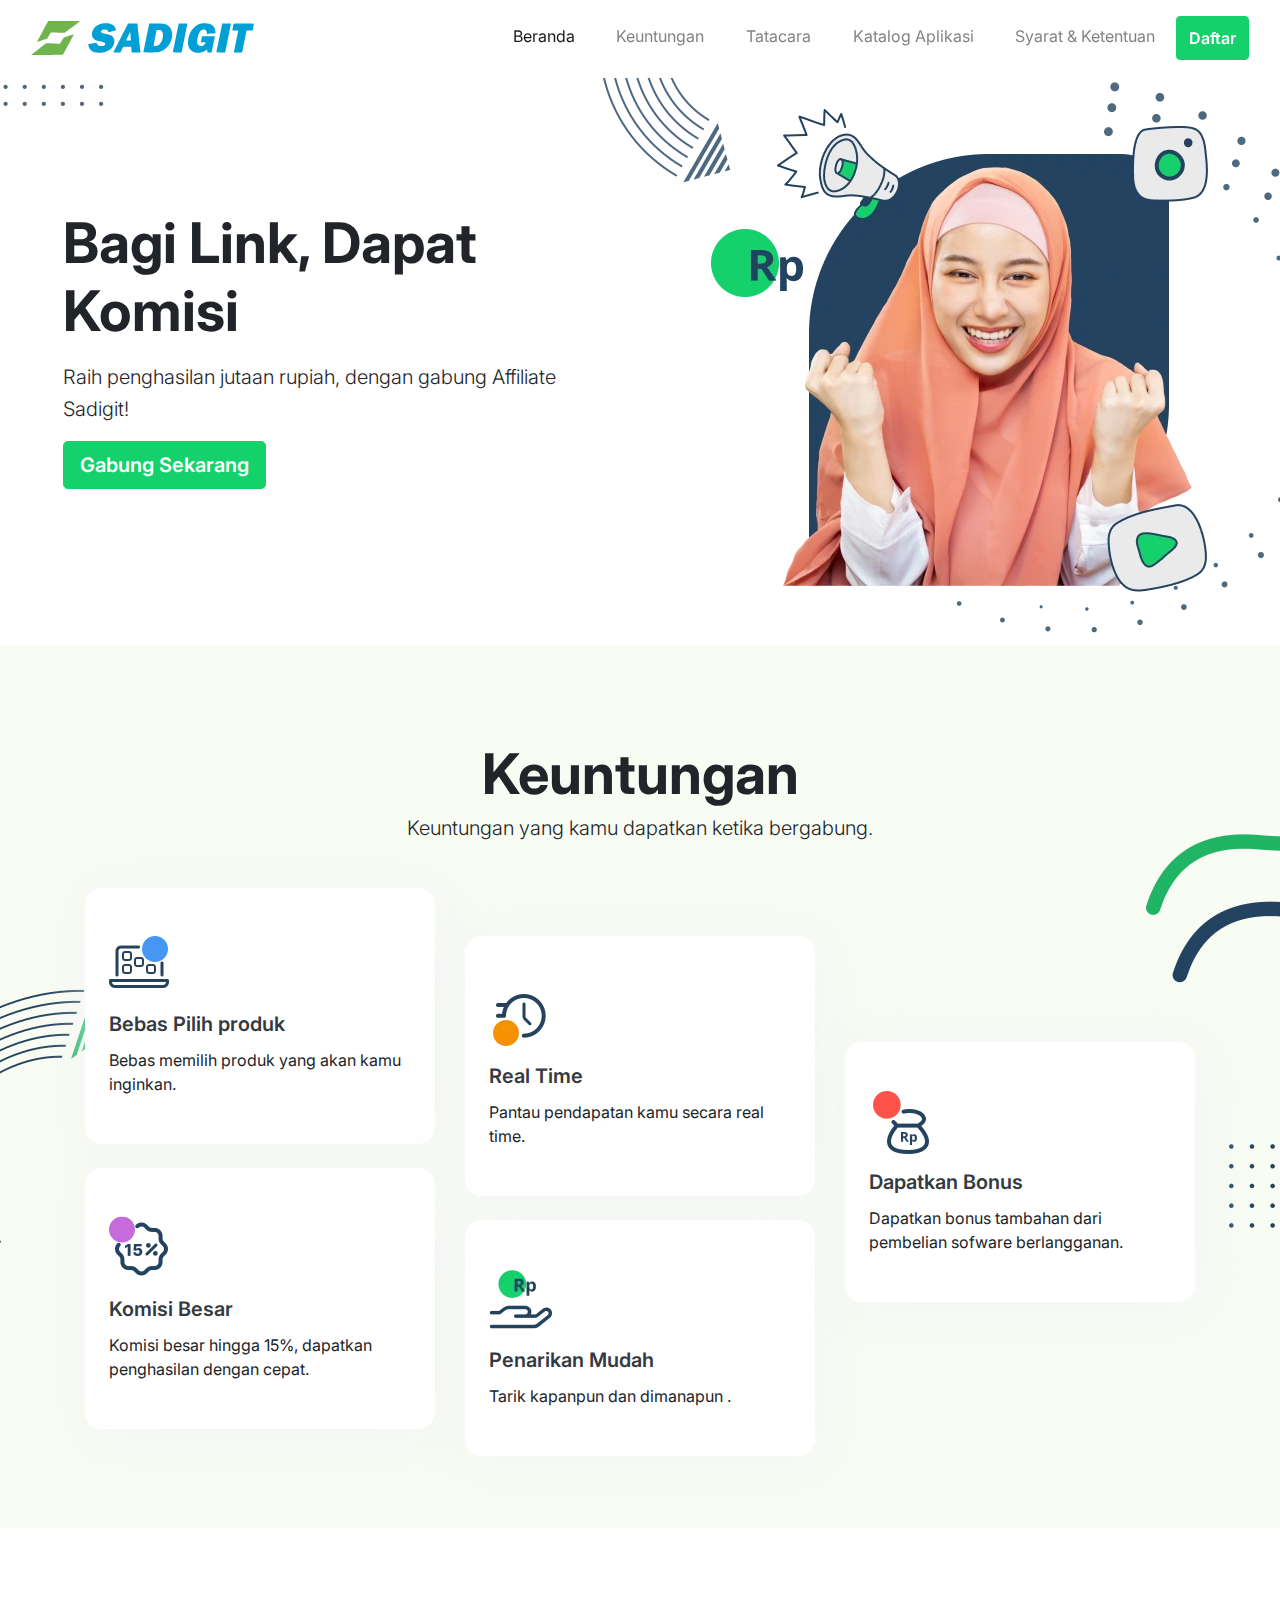
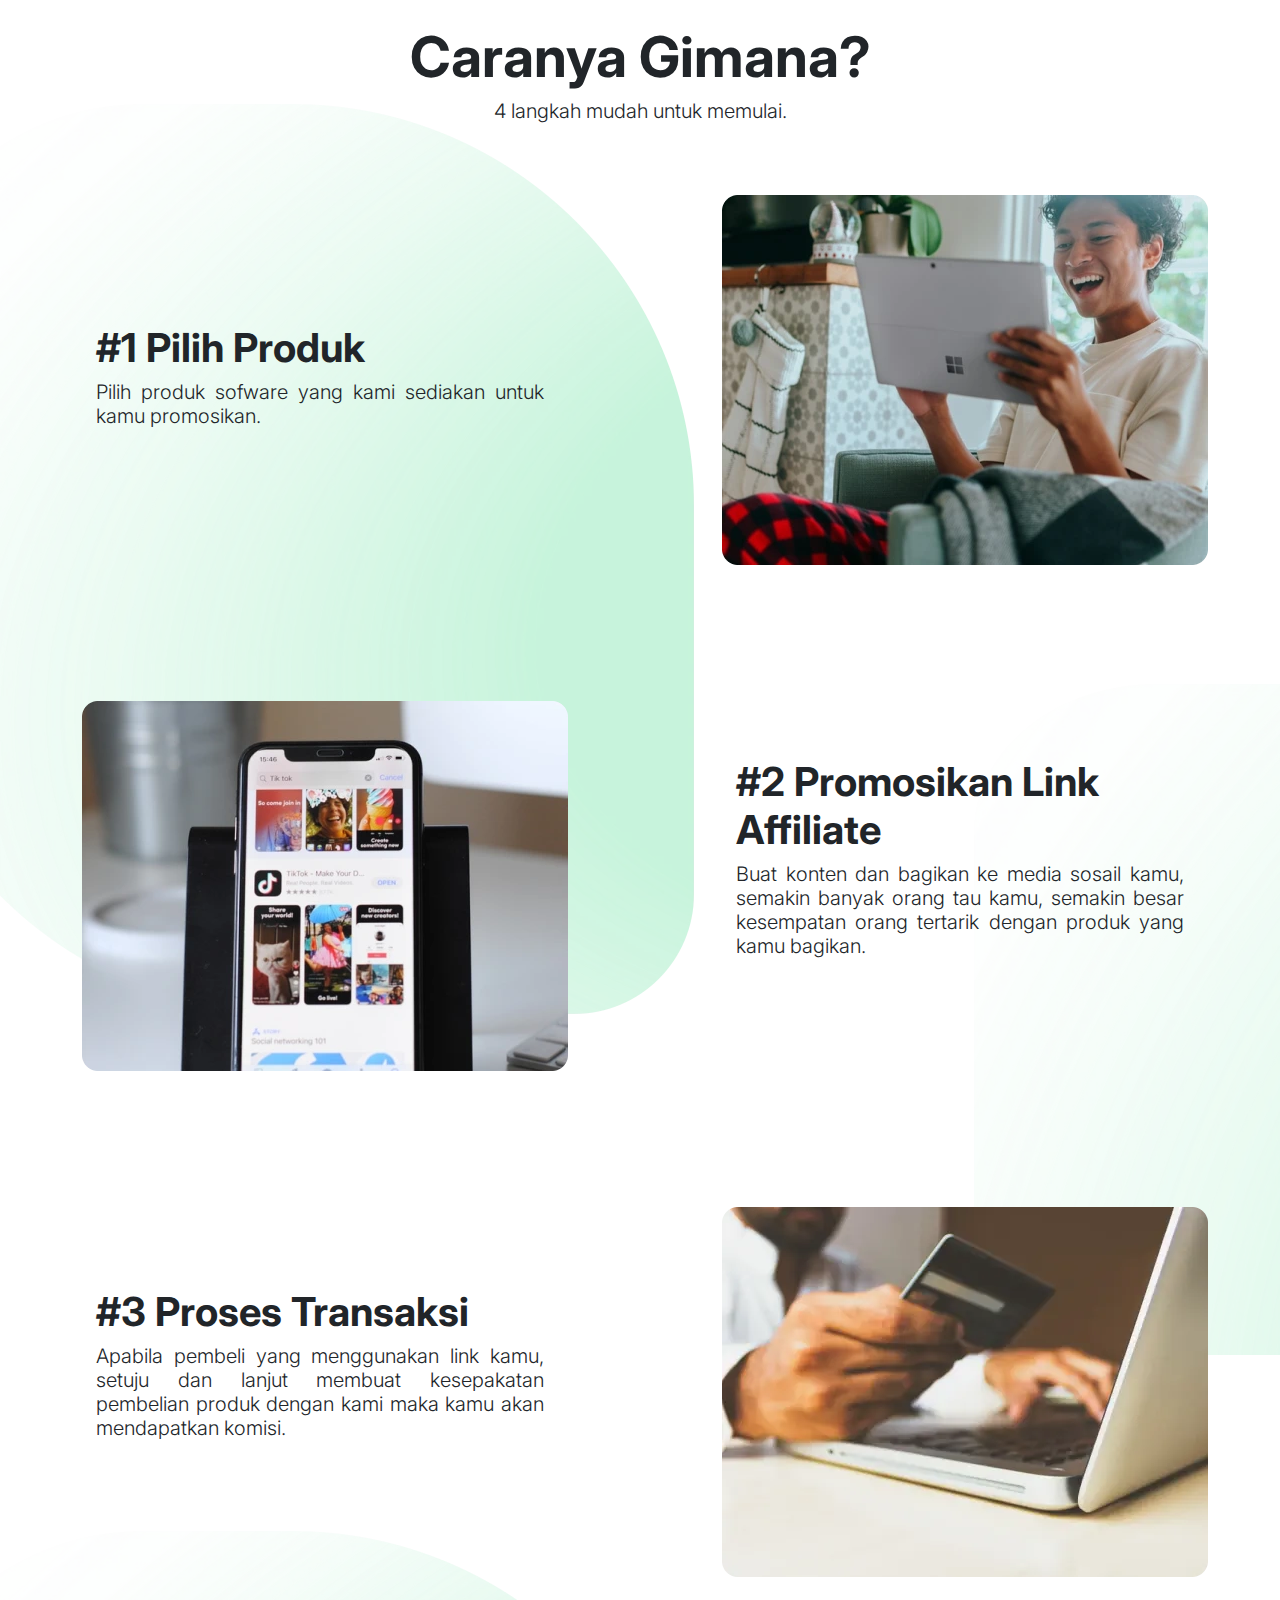
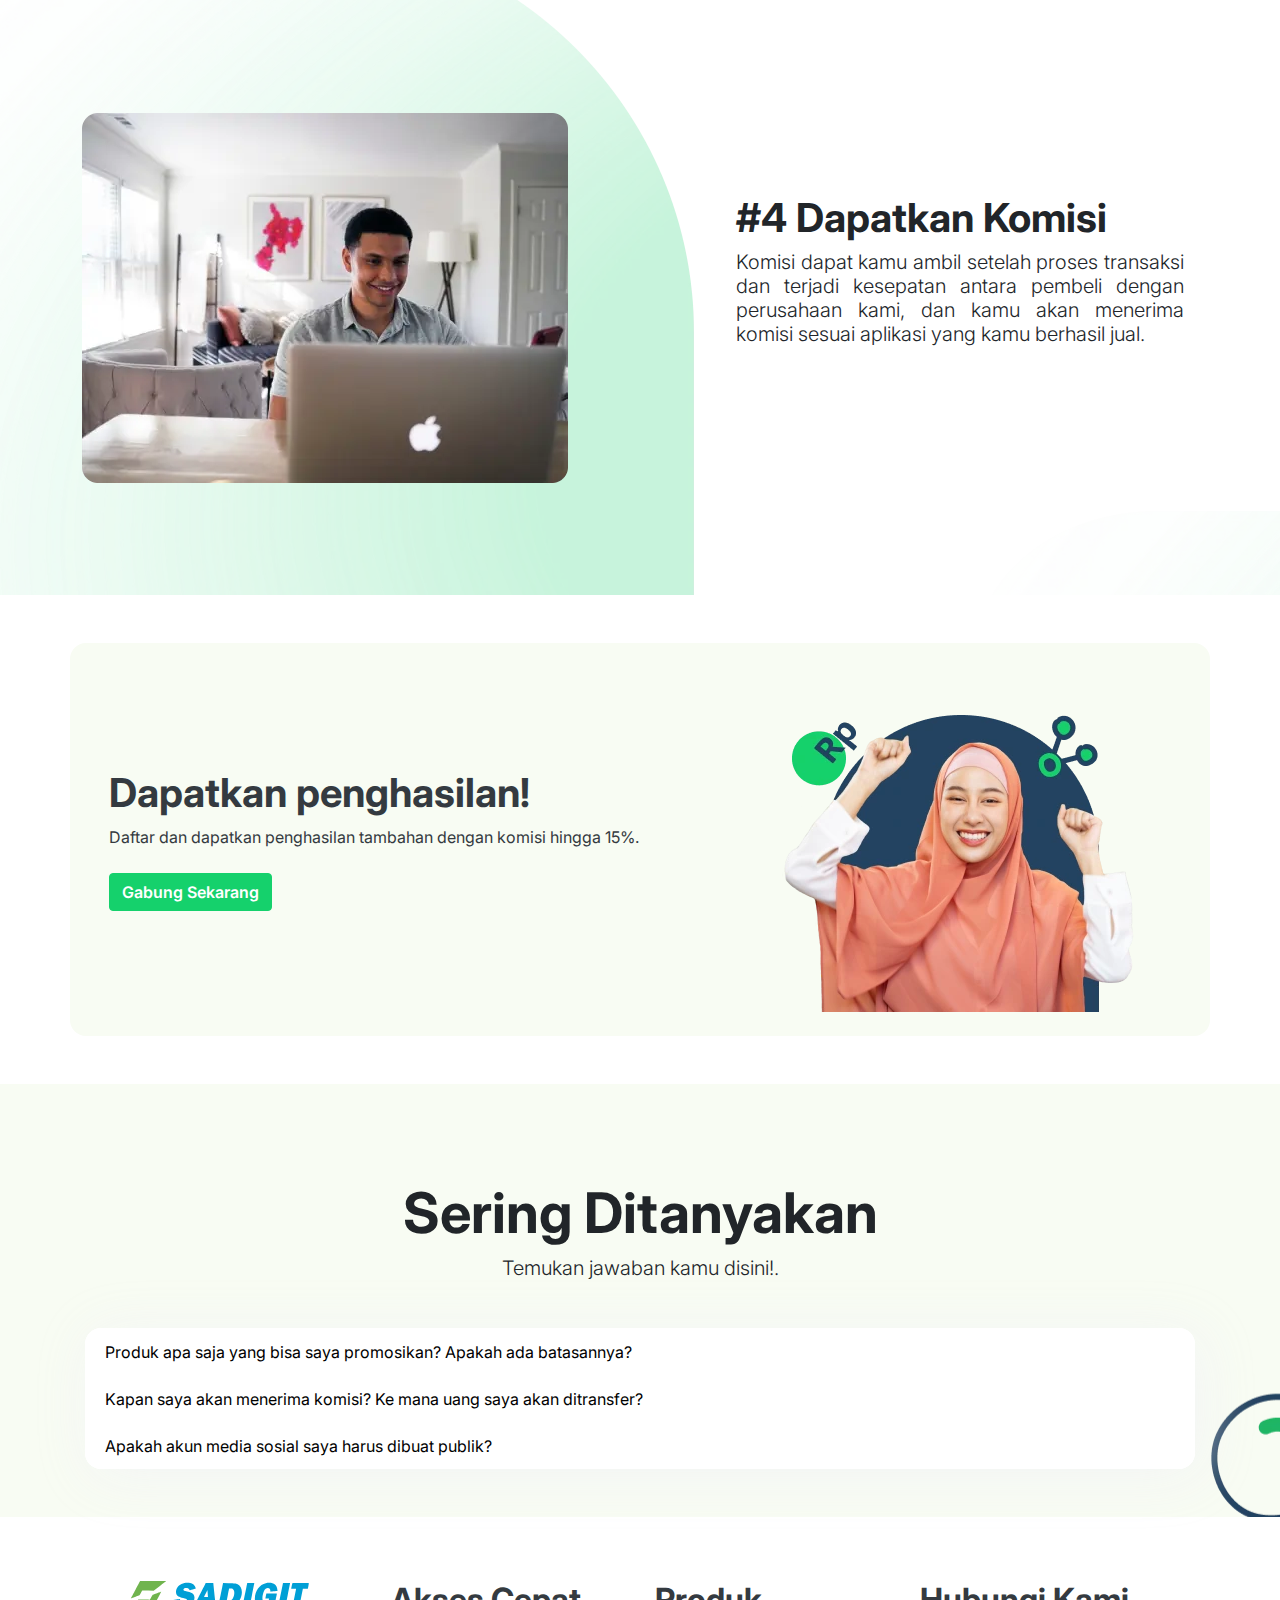
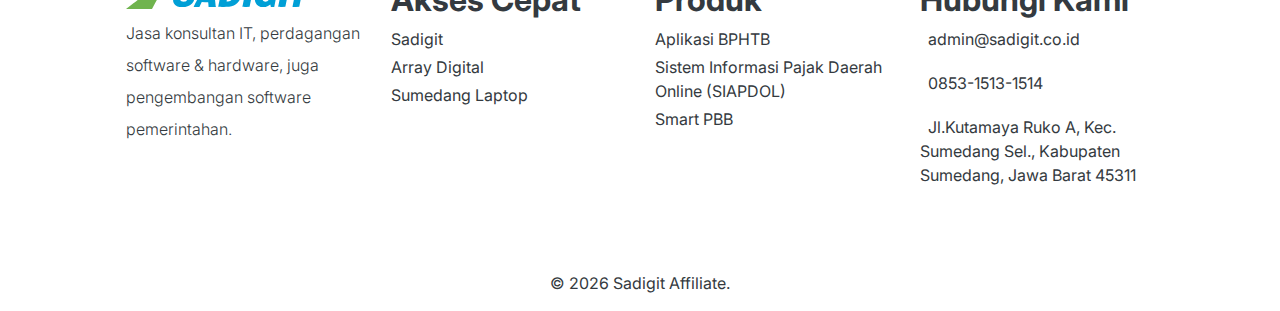
<file: index.html>
<!DOCTYPE html>
<html lang="en">

<head>
    <meta charset="UTF-8">
    <meta http-equiv="X-UA-Compatible" content="IE=edge">
    <meta name="viewport" content="width=device-width, initial-scale=1.0">
    <title>Affiliate Sadigit</title>
    <link rel="shortcut icon" href="assets/favicon.png">

    <!--Font Google-->
    <link rel="preconnect" href="https://fonts.googleapis.com">
    <link rel="preconnect" href="https://fonts.gstatic.com" crossorigin>
    <link href="https://fonts.googleapis.com/css2?family=Inter:wght@400;600;700;800&display=swap" rel="stylesheet">

    <!--CSS-->
    <link rel="stylesheet" href="css/bootstrap.min.css">
    <link rel="stylesheet" href="css/home.css">

    <link rel="stylesheet" href="https://cdnjs.cloudflare.com/ajax/libs/font-awesome/6.1.1/css/all.min.css"
        integrity="sha512-KfkfwYDsLkIlwQp6LFnl8zNdLGxu9YAA1QvwINks4PhcElQSvqcyVLLD9aMhXd13uQjoXtEKNosOWaZqXgel0g=="
        crossorigin="anonymous" referrerpolicy="no-referrer" />

</head>

<body>
    <!-- NAVBAR-->
    <nav class="navbar fixed-top navbar-expand-lg py-3 navbar-light  blur ">
        <div class="container-fluid">
            <a href="index.html" class="navbar-brand">
                <!-- Logo Image -->
                <img src="assets/logo.svg" width="auto" height="34" alt="" class="d-inline-block align-middle mr-2">
            </a>

            <button type="button" data-toggle="collapse" data-target="#navbarSupportedContent"
                aria-controls="navbarSupportedContent" aria-expanded="false" aria-label="Toggle navigation"
                class="navbar-toggler"><span class="navbar-toggler-icon"></span></button>

            <div id="navbarSupportedContent" class="collapse navbar-collapse">
                <ul class="navbar-nav ml-auto">
                    <li class="nav-item active"><a href="index.html" class="nav-link">Beranda</a></li>
                    <li class="nav-item"><a href="#keuntungan" class="nav-link">Keuntungan</a></li>
                    <li class="nav-item"><a href="#cara" class="nav-link">Tatacara</a></li>
                    <li class="nav-item"><a href="katalog.html" class="nav-link">Katalog Aplikasi</a></li>
                    <li class="nav-item"><a href="syarat_ketentuan.html" class="nav-link">Syarat & Ketentuan</a></li>
                </ul>
                <button onclick="window.location.href='login.html'" type="button" class="btn btn-affiliate">
                    Daftar
                </button>
            </div>
        </div>
    </nav>
    <!-- Hero Section -->
    <section class="d-flex align-items-center hero ">
        <div class="container-fluid">
            <div class="row py-sm-5 py-md-0 py-xl-0 flex-sm-row flex-md-row flex-lg-row flex-sm-column-reverse
                flex-md-column-reverse flex-column-reverse pt-5">
                <div class="col-xl-6 col-lg-6 col-md-12 col-sm-12 py-6 py-xl-0 py-lg-5 py-md-3 py-sm-1 d-flex
                    align-items-center justify-content-sm-center justify-content-md-center justify-content-lg-center">
                    <div class="mb-4 text-xl-start px-md-0 px-lg-20 px-xl-5">
                        <!-- Caption -->
                        <!-- hidden only on sm -->
                        <h1 class="display-4 font-weight-bold d-none d-sm-none d-md-block d-lg-block d-xl-block">
                            Bagi Link, Dapat Komisi
                        </h1>
                        <!-- visible only on sm -->
                        <h1 class="display-5 font-weight-bold d-sm-block d-md-none d-lg-none d-xl-none">
                            Bagi Link, Dapat Komisi
                        </h1>
                        <!-- always visible on any screen -->
                        <h3 class="my-3 lead text-black  " style="line-height: 2rem;">
                            Raih penghasilan jutaan rupiah, dengan gabung Affiliate Sadigit!
                        </h3>

                        <button onclick="window.location.href='daftar.html'" type="button"
                            class="btn btn-affiliate align-middle mr-lg-2 mr-xl-2 btn-lg">
                            Gabung Sekarang
                        </button>
                    </div>
                </div>
                <div class="col-xl-6 col-lg-6 col-md-12  col-sm-12 d-flex justify-content-center align-items-center pl-xl-4 pl-lg-4 pl-sm-0 pt-xl-4 pt-lg-4 pt-sm-0 pb-4 py-md-5"
                    style="position: relative;">
                    <img src="assets/img/hero.webp" alt="sadigit affiliate" class="img-fluid" loading="lazy">
                </div>
            </div>

        </div>
    </section>
    <!-- Keuntungan Section -->
    <section id="keuntungan" class="main d-flex py-5 keuntungan">
        <div class="container">
            <div class="my-lg-5 my-sm-2">
                <!-- hidden only on sm -->
                <h1 class="display-4 font-weight-bold d-none d-sm-none d-md-block d-lg-block d-xl-block text-center">
                    Keuntungan
                </h1>
                <!-- visible only on sm -->
                <h1 class="display-5 font-weight-bold d-sm-block d-md-none d-lg-none d-xl-none  text-center">
                    Keuntungan
                </h1>

                <h3 class="lead text-black text-center">
                    Keuntungan yang kamu dapatkan ketika bergabung.
                </h3>
            </div>
            <div class="row  flex-column-reverse flex-sm-row flex-md-row flex-lg-row">
                <div class="col-lg-4 col-md-4 col-sm-12 col-12 pb-5 pb-sm-0">
                    <div class="card card-benefit mb-4">
                        <img src="assets/img/app.webp" class="d-inline-block align-top" width="auto" height="auto"
                            alt="bebas pilih produk affiliate" loading="lazy">
                        <div class="card-body p-0">
                            <h5 class="card-title text-dark" style="font-weight:600;">Bebas Pilih produk</h5>
                            <p class="card-text">Bebas memilih produk yang akan kamu inginkan.</p>
                        </div>
                    </div>
                    <div class="card card-benefit mb-4">
                        <img src="assets/img/komisi.webp" class="d-inline-block align-top" alt="affiliate komisi besar"
                            loading="lazy">
                        <div class="card-body p-0">
                            <h5 class="card-title text-dark" style="font-weight:600;">Komisi Besar</h5>
                            <p class="card-text">Komisi besar hingga 15%, dapatkan penghasilan dengan cepat.</p>
                        </div>
                    </div>

                </div>
                <div class="col-lg-4 col-md-4 col-sm-12 col-12 pt-xl-5 pt-lg-5 pt-md-5 pt-sm-0 pt-0">
                    <div class="card card-benefit mb-4">
                        <img src="assets/img/realtime.webp" class="d-inline-block align-top" width="auto" height="auto"
                            alt="pendapatan realtime" loading="lazy">
                        <div class="card-body p-0">
                            <h5 class="card-title text-dark" style="font-weight:600;">Real Time</h5>
                            <p class="card-text">Pantau pendapatan kamu secara real time.</p>
                        </div>
                    </div>
                    <div class="card card-benefit mb-4">
                        <img src="assets/img/penarikan.webp" class="d-inline-block align-top" alt="penarikan mudah"
                            loading="lazy">
                        <div class="card-body p-0">
                            <h5 class="card-title text-dark" style="font-weight:600;">Penarikan Mudah</h5>
                            <p class="card-text">Tarik kapanpun dan dimanapun .</p>
                        </div>
                    </div>

                </div>
                <div class="col-lg-4 col-md-4 col-sm-12 col-12 my-auto">
                    <div class="card card-benefit mb-4">
                        <img src="assets/img/bonus.webp" class="d-inline-block align-top" alt="bonus tambahan"
                            loading="lazy">
                        <div class="card-body p-0">
                            <h5 class="card-title text-dark" style="font-weight:600;">Dapatkan Bonus</h5>
                            <p class="card-text">Dapatkan bonus tambahan dari pembelian sofware berlangganan.</p>
                        </div>
                    </div>
                </div>
            </div>
        </div>
    </section>

    <!-- Tatacara Section-->
    <section id="cara" class="main d-flex tatacara py-5">
        <div class="container-fluid justify-content-center">
            <div class=" my-lg-5 my-sm-2">
                <!-- hidden only on sm -->
                <h1 class="display-4 font-weight-bold d-none d-sm-none d-md-block d-lg-block d-xl-block text-center">
                    Caranya Gimana?
                </h1>
                <!-- visible only on sm -->
                <h1 class="display-5 font-weight-bold d-sm-block d-md-none d-lg-none d-xl-none  text-center">
                    Caranya Gimana?
                </h1>
                <h3 class="lead text-black text-center">
                    4 langkah mudah untuk memulai.
                </h3>
            </div>
            <!--Step 1-->
            <div
                class="row flex-xl-row flex-lg-row flex-md-row flex-sm-row flex-sm-column-reverse flex-md-column-reverse flex-column-reverse my-lg-3 my-sm-2">
                <div class="col-xl-6 col-lg-6 col-md-12 col-sm-12 py-6 py-xl-0 px-md-5 d-flex align-items-center">
                    <div class="mb-4 text-xl-start px-md-8 px-lg-20 px-xl-5">
                        <!-- Caption -->
                        <!-- hidden only on sm -->
                        <h1 class="display-5 font-weight-bold d-none d-sm-none d-md-block d-lg-block
                            d-xl-block">
                            #1 Pilih Produk
                        </h1>
                        <!-- visible only on sm -->
                        <h1 class="h2 font-weight-bold d-sm-block d-md-none d-lg-none d-xl-none">
                            #1 Pilih Produk
                        </h1>
                        <!-- always visible on any screen -->
                        <h4 class="my-2 lead text-black pe-lg-6 text-justify">
                            Pilih produk sofware yang kami sediakan untuk kamu promosikan.
                        </h4>

                    </div>
                </div>
                <div class="col-xl-6 col-lg-6 col-md-12 col-sm-12 d-flex justify-content-center align-items-center pl-xl-4 pl-lg-4 pl-sm-0 pt-xl-4 pt-lg-4 pt-sm-0 pb-4 py-md-5"
                    style="position: relative;">
                    <img src="assets/img/step1.webp" alt="langkah pertama affiliate sadigit" class="img-fluid"
                        style="position: relative;" loading="lazy">
                </div>
            </div>
            <!--Step 2-->
            <div class="row my-lg-3 my-sm-2">
                <div class="col-xl-6 col-lg-6 col-md-12 col-sm-12 d-flex justify-content-center align-items-center pl-xl-4 pl-lg-4 pl-sm-0 pt-xl-4 pt-lg-4 pt-sm-0 pb-4 py-md-5"
                    style="position: relative;">
                    <img src="assets/img/step2.webp" alt="langkah ke-dua affiliate sadigit"
                        class="img-fluid mw-md-160 pt-5" style="position: relative;" loading=”lazy”>
                </div>
                <div class="col-xl-6 col-lg-6 col-md-12 col-sm-12 py-6 py-xl-0 px-md-5 d-flex align-items-center">
                    <div class="mb-4 text-xl-start px-md-8 px-lg-20 px-xl-5">
                        <!-- Caption -->
                        <!-- hidden only on sm -->
                        <h1
                            class="display-5 font-weight-bold font-talas-head d-none d-sm-none d-md-block d-lg-block d-xl-block">
                            #2 Promosikan Link Affiliate
                        </h1>
                        <!-- visible only on sm -->
                        <h1 class="h2 font-weight-bold font-talas-head d-sm-block d-md-none d-lg-none d-xl-none">
                            #2 Promosikan Link Affiliate
                        </h1>
                        <!-- always visible on any screen -->
                        <h4 class="my-2 lead text-black pe-lg-6 font-talas-body text-justify">
                            Buat konten dan bagikan ke media sosail kamu, semakin banyak orang tau kamu, semakin besar
                            kesempatan orang tertarik dengan produk yang kamu bagikan.
                        </h4>

                    </div>

                </div>
            </div>
            <!--Step 3-->
            <div
                class="row flex-xl-row  flex-lg-row flex-md-row flex-sm-row my-lg-3 flex-sm-column-reverse flex-md-column-reverse flex-column-reverse my-sm-2">
                <div class="col-xl-6 col-lg-6 col-md-12 col-sm-12 py-6 py-xl-0 px-md-5 d-flex align-items-center">
                    <div class="mb-4 text-xl-start px-md-8 px-lg-20 px-xl-5">
                        <!-- Caption -->
                        <!-- hidden only on sm -->
                        <h1
                            class="display-5 font-weight-bold font-talas-head d-none d-sm-none d-md-block d-lg-block d-xl-block">
                            #3 Proses Transaksi
                        </h1>
                        <!-- visible only on sm -->
                        <h1 class="h2 font-weight-bold font-talas-head d-sm-block d-md-none d-lg-none d-xl-none">
                            #3 Proses Transaksi
                        </h1>
                        <!-- always visible on any screen -->
                        <h4 class="my-2 lead text-black pe-lg-6 font-talas-body text-justify">
                            Apabila pembeli yang menggunakan link kamu, setuju dan lanjut membuat kesepakatan pembelian
                            produk dengan kami maka kamu akan mendapatkan komisi.
                        </h4>

                    </div>
                </div>
                <div class="col-xl-6 col-lg-6 col-md-12 col-sm-12 d-flex justify-content-center align-items-center pl-xl-4 pl-lg-4 pl-sm-0 pt-xl-4 pt-lg-4 pt-sm-0 pb-4 py-md-5"
                    style="position: relative;">
                    <img src="assets/img/step3.webp" alt="langkah ke-tiga affiliate sadigit" class="img-fluid pt-5"
                        style="position: relative;" loading="lazy">
                </div>
            </div>
            <!--Step 4-->
            <div class="row my-lg-3 my-sm-2">
                <div class="col-xl-6 col-lg-6 col-md-12 col-sm-12 d-flex justify-content-center align-items-center pl-xl-4 pl-lg-4 pl-sm-0 pt-xl-4 pt-lg-4 pt-sm-0 pb-4 py-md-5"
                    style="position: relative;">
                    <img src="assets/img/step4.webp" alt="langkah ke-empat affiliate sadigit"
                        class="img-fluid mw-md-160 pt-5" style="position: relative;" loading="lazy">
                </div>
                <div class="col-xl-6 col-lg-6 col-md-12 col-sm-12 py-6 py-xl-0 px-md-5 d-flex align-items-center">
                    <div class="mb-4 text-xl-start px-md-8 px-lg-20 px-xl-5">
                        <!-- Caption -->
                        <!-- hidden only on sm -->
                        <h1
                            class="display-5 font-weight-bold font-talas-head d-none d-sm-none d-md-block d-lg-block d-xl-block">
                            #4 Dapatkan Komisi
                        </h1>
                        <!-- visible only on sm -->
                        <h1 class="h2 font-weight-bold font-talas-head d-sm-block d-md-none d-lg-none d-xl-none">
                            #4 Dapatkan Komisi
                        </h1>
                        <!-- always visible on any screen -->
                        <h4 class="my-2 lead text-black pe-lg-6 font-talas-body text-justify">
                            Komisi dapat kamu ambil setelah proses transaksi dan terjadi kesepatan antara pembeli dengan
                            perusahaan kami, dan kamu akan menerima komisi sesuai aplikasi yang kamu berhasil jual.
                        </h4>
                    </div>
                </div>
            </div>
        </div>
    </section>
    <!-- CTA Section -->
    <section class="py-5">
        <div class="container">
            <!-- row -->
            <div class="row align-items-center p-4 cta-catalogue">
                <div class="col-xl-7 col-lg-7 col-md-7 col-sm-7">
                    <!-- heading -->
                    <div>
                        <!-- hidden only on sm -->
                        <h1
                            class="display-5  d-none d-sm-none d-md-block d-lg-block d-xl-block text-dark font-weight-bold">
                            Dapatkan penghasilan!
                        </h1>
                        <!-- visible only on sm -->
                        <h1 class="h5 text-dark-50 d-sm-block d-md-none d-lg-none d-xl-none font-weight-bold">
                            Dapatkan penghasilan!
                        </h1>
                        <!-- text -->
                        <p class="text-dark mb-4">
                            Daftar dan dapatkan penghasilan tambahan dengan komisi hingga 15%.
                        </p>
                        <!-- btn -->
                        <button onclick="window.location.href='daftar.html'" type="button" class="btn btn-affiliate">
                            Gabung Sekarang
                        </button>
                    </div>
                </div>
                <!-- img -->
                <div class=" col-xl-5 col-lg-5 col-md-5 col-sm-5 text-lg-end text-center pt-5">
                    <img src="assets/img/cta.webp" alt="gabung affiliate sadigit" class=" img-fluid" loading="lazy">
                </div>
            </div>


        </div>
    </section>
    <!-- FAQ Section-->
    <section class="main d-flex faq py-5">
        <div class="container justify-content-center">
            <div class="my-lg-5">
                <!-- hidden only on sm -->
                <h1 class="display-4 font-weight-bold d-none d-sm-none d-md-block d-lg-block d-xl-block text-center">
                    Sering Ditanyakan
                </h1>
                <!-- visible only on sm -->
                <h1 class="display-5 font-weight-bold d-sm-block d-md-none d-lg-none d-xl-none  text-center">
                    Sering Ditanyakan
                </h1>
                <h3 class="lead text-black text-center">
                    Temukan jawaban kamu disini!.
                </h3>
            </div>
            <div class="row">
                <div class="col-12">
                    <div id="accordion" class="accordion">
                        <div class="card card-accordion">
                            <div class="card-header collapsed" data-toggle="collapse" href="#collapseOne">
                                <a class="card-title">
                                    Produk apa saja yang bisa saya promosikan? Apakah ada batasannya?
                                </a>
                            </div>
                            <div id="collapseOne" class="card-body collapse" data-parent="#accordion"
                                style="background-color: #fafafa;">
                                <p>Semua produk yang terdapat pada website kami, semuanya bisa di
                                    promosikan, dan tidak
                                    ada batasan untuk mempromosikan produk
                                </p>
                            </div>
                            <div class="card-header collapsed" data-toggle="collapse" data-parent="#accordion"
                                href="#collapseTwo">
                                <a class="card-title">
                                    Kapan saya akan menerima komisi? Ke mana uang saya akan ditransfer?
                                </a>
                            </div>
                            <div id="collapseTwo" class="card-body collapse" data-parent="#accordion"
                                style="background-color: #fafafa;">
                                <p>Apabila orang yang mengguanakan link Affiliate kamu berhasil melakukan transaksi atau
                                    kesepakat terhadap perusahaan kami.
                                </p>
                            </div>
                            <div class="card-header collapsed" data-toggle="collapse" data-parent="#accordion"
                                href="#collapseThree">
                                <a class="card-title">
                                    Apakah akun media sosial saya harus dibuat publik?
                                </a>
                            </div>
                            <div id="collapseThree" class="card-body collapse" data-parent="#accordion"
                                style="background-color: #fafafa;">
                                <p>Tidak perlu. Namun, kami menyarankan untuk membuatnya menjadi
                                    public untuk memperluas reach kamu, sehingga kesempatan kamu untuk mendapatkan
                                    komisi lebih besar.
                                </p>
                            </div>
                        </div>
                    </div>
                </div>
            </div>
        </div>
    </section>
    <!-- Footer Section -->
    <section class="main d-flex pt-5 bg-white">
        <div class="container-fluid align-items-center justify-content-center">
            <div class="row px-lg-5 px-xl-5 mx-lg-5 mx-xl-5">
                <div class="col-sm-12 col-md-12 col-lg-3 col-xl-3 py-3 py-md-3">
                    <img src="assets/logo.svg" width="auto" height="28" alt="" class="d-inline-block align-middle mr-2"
                        loading="lazy">
                    <!-- always visible on any screen -->
                    <p class="my-2 text-dark font-weight-light" style="line-height: 2rem;">
                        Jasa konsultan IT, perdagangan software & hardware, juga pengembangan software pemerintahan.
                    </p>
                    <button onClick="javascript:window.open('https://www.instagram.com/sadigit_indonesia/', '_blank');"
                        type="button" class="btn text-dark" aria-label="instagram"> <i
                            class="fa-brands fa-instagram-square "></i></button>
                    <button onClick="javascript:window.open('https://twitter.com/sadigit_', '_blank');" type="button"
                        class="btn text-dark" aria-label="twitter"> <i class="fa-brands fa-twitter "></i></button>
                    <button
                        onClick="javascript:window.open('https://www.youtube.com/channel/UC-VysLG08RrahN129lMahpQ', '_blank');"
                        type="button" class="btn text-dark" aria-label="youtube"> <i
                            class="fa-brands fa-youtube"></i></button>
                </div>

                <div class="col-sm-12 col-md-12 col-lg-3 col-xl-3 py-3 py-md-3">
                    <h2 class="display-5 font-weight-bold text-dark">
                        Akses Cepat
                    </h2>

                    <!-- List -->
                    <ul class="list-unstyled list-py-1 mb-0">
                        <li><a class="link-sm link-secondary text-dark" href="https://www.sadigit.co.id/"
                                target="_blank">Sadigit<i class="bi-box-arrow-up-right small ms-1"></i></a></li>
                        <li><a class="link-sm link-secondary text-dark " href="https://www.arraydigital.co.id/"
                                target="_blank">Array
                                Digital</a></li>
                        <li><a class="link-sm link-secondary text-dark " href="https://sumedanglaptop.com/"
                                target="_blank">Sumedang Laptop</a></li>
                    </ul>
                    <!-- End List -->
                </div>

                <div class="col-sm-12 col-md-12 col-lg-3 col-xl-3 py-3 py-md-3">
                    <h2 class="display-5 font-weight-bold text-dark ">
                        Produk
                    </h2>

                    <!-- List -->
                    <ul class="list-unstyled list-py-1 mb-0">
                        <li><a class="link-sm link-secondary text-dark"
                                href="https://www.sadigit.co.id/aplikasi-bphtb-online/" target="_blank">Aplikasi BPHTB<i
                                    class="bi-box-arrow-up-right small ms-1"></i></a></li>
                        <li><a class="link-sm link-secondary text-dark "
                                href="https://www.sadigit.co.id/sistem-aplikasi-pajak-daerah-online/"
                                target="_blank">Sistem Informasi Pajak Daerah Online (SIAPDOL)</a></li>
                        <li><a class="link-sm link-secondary text-dark "
                                href="https://www.sadigit.co.id/aplikasi-smart-pbb/" target="_blank">Smart PBB</a>
                        </li>
                    </ul>
                    <!-- End List -->
                </div>

                <div class="col-sm-12 col-md-12 col-lg-3 col-xl-3 py-3 py-md-3">
                    <h2 class="display-5 font-weight-bold text-dark">
                        Hubungi Kami
                    </h2>

                    <!-- List -->
                    <ul class="list-unstyled list-py-1 mb-5">
                        <li>
                            <p>
                                <i class="fa-solid fa-envelope mr-2"></i><a href="mailto:admin@sadigit.co.id"
                                    class="text-dark">admin@sadigit.co.id</a>
                            </p>
                        </li>
                        <li>
                            <p>
                                <i class="fa-brands fa-whatsapp-square mr-2"></i><a
                                    href="https://wa.me/6285315131514?text=Hallo,%20saya%20ingin%20konsultasi"
                                    target="_blank" class="text-dark">0853-1513-1514</a>
                            </p>
                        </li>

                        <li>
                            <p>
                                <i class="fa-solid fa-location-dot mr-2"></i><a
                                    href="https://goo.gl/maps/9uBcg4JxLBFNtzNh7" target="_blank"
                                    class="text-dark">Jl.Kutamaya Ruko A, Kec. Sumedang Sel., Kabupaten Sumedang, Jawa
                                    Barat 45311</a>
                            </p>
                        </li>
                    </ul>
                    <!-- End List -->
                </div>
            </div>
            <!-- End Row -->

            <!-- Copyright -->
            <div class="row">
                <div class="col-12">
                    <div class="w-md-85 text-lg-center mx-lg-auto">
                        <p class="text-dark font-talas-body text-center">© <script>
                                document.write(new Date().getFullYear())
                            </script> Sadigit Affiliate.</p>
                    </div>
                </div>
            </div>
            <!-- End Copyright -->
        </div>
    </section>

    <!--JS-->
    <script src="js/jquery.slim.min.js"></script>
    <script src="js/bootstrap.min.js"></script>

</body>

</html>
</file>
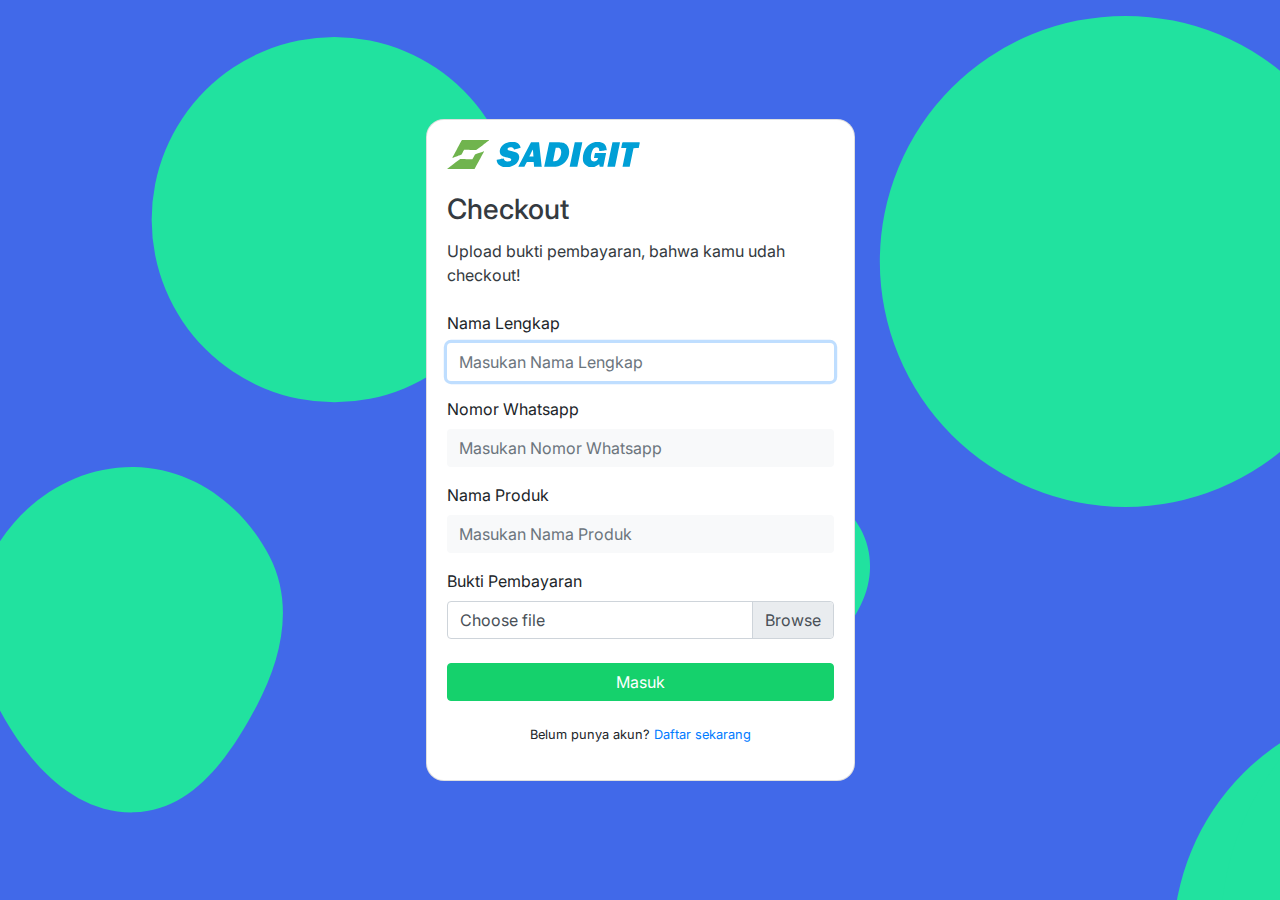
<file: checkout.html>
<!DOCTYPE html>
<html lang="en">

<head>
    <meta charset="UTF-8">
    <meta http-equiv="X-UA-Compatible" content="IE=edge">
    <meta name="viewport" content="width=device-width, initial-scale=1.0">
    <title>Checkout</title>
    <link rel="shortcut icon" href="assets/favicon.png">

    <!--Font Google-->
    <link rel="preconnect" href="https://fonts.googleapis.com">
    <link rel="preconnect" href="https://fonts.gstatic.com" crossorigin>
    <link href="https://fonts.googleapis.com/css2?family=Inter:wght@400;600;700;800&display=swap" rel="stylesheet">

    <!--CSS-->
    <link rel="stylesheet" href="css/bootstrap.min.css">
    <link rel="stylesheet" href="css/style.css">

    <link rel="stylesheet" href="https://cdnjs.cloudflare.com/ajax/libs/font-awesome/6.1.1/css/all.min.css"
        integrity="sha512-KfkfwYDsLkIlwQp6LFnl8zNdLGxu9YAA1QvwINks4PhcElQSvqcyVLLD9aMhXd13uQjoXtEKNosOWaZqXgel0g=="
        crossorigin="anonymous" referrerpolicy="no-referrer" />

</head>

<body>

    <div class="container py-5 h-100">
        <div class="row d-flex justify-content-center align-items-center h-100">
            <div class="col-12 col-md-8 col-lg-6 col-xl-5">
                <div class="card card-custum">
                    <div class="card-body">
                        <div class="mb-4">
                            <img class=" mb-4" src="assets/logo.svg" alt="" width="50%">
                            <h3 class="card-title text-dark">Checkout</h3>
                            <p class="card-text text-dark">Upload bukti pembayaran, bahwa kamu udah checkout!</p>
                        </div>

                        <form>
                            <div class="form-group">
                                <label for="nama">Nama Lengkap</label>

                                <input type="text" class="form-control" id="nama" placeholder="Masukan Nama Lengkap"
                                    required autofocus>
                            </div>
                            <div class="form-group">
                                <label for="wa">Nomor Whatsapp</label>
                                <input type="text" class="form-control" id="wa" placeholder="Masukan Nomor Whatsapp"
                                    required>
                            </div>
                            <div class="form-group">
                                <label for="produk">Nama Produk</label>
                                <input type="text" class="form-control" id="produk" placeholder="Masukan Nama Produk"
                                    required>
                            </div>
                            <div class="form-group">
                                <label for=" file">Bukti Pembayaran</label>
                                <div class="custom-file">
                                    <input type="file" class="custom-file-input" id="inputGroupFile04"
                                        aria-describedby="inputGroupFileAddon04">
                                    <label class="custom-file-label" for="inputGroupFile04">Choose file</label>
                                </div>
                            </div>
                            <button type="submit" class="btn btn-affiliate btn-block my-4">Masuk</button>
                        </form>
                        <div class="mb-3 text-center">
                            <p class="small">Belum punya akun? <a href="daftar.html">Daftar sekarang</a></p>
                        </div>
                    </div>

                </div>
            </div>
        </div>
    </div>

    <!--JS-->
    <script src="js/jquery.slim.min.js"></script>
    <script src="js/bootstrap.min.js"></script>
</body>

</html>
</file>
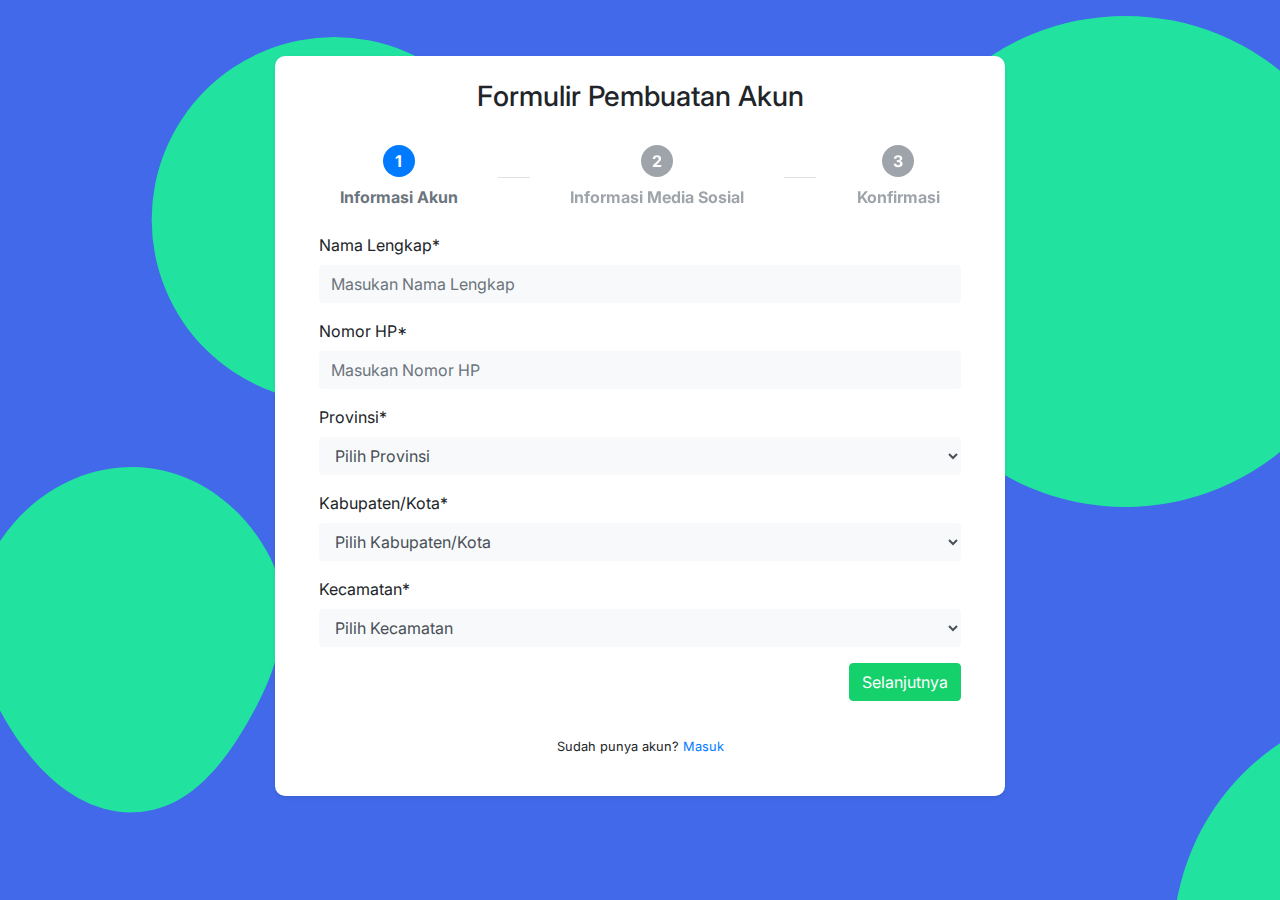
<file: daftar.html>
<!DOCTYPE html>
<html lang="en">

<head>
    <meta charset="UTF-8">
    <meta http-equiv="X-UA-Compatible" content="IE=edge">
    <meta name="viewport" content="width=device-width, initial-scale=1.0">
    <title>Daftar Akun</title>
    <link rel="shortcut icon" href="assets/favicon.png">


    <!--Font Google-->
    <link rel="preconnect" href="https://fonts.googleapis.com">
    <link rel="preconnect" href="https://fonts.gstatic.com" crossorigin>
    <link href="https://fonts.googleapis.com/css2?family=Inter:wght@400;600;700;800&display=swap" rel="stylesheet">

    <!--Stepper-->
    <link rel="stylesheet" href="css/bs-stepper.min.css">

    <!--Font Awesome-->
    <link rel="stylesheet" href="https://cdnjs.cloudflare.com/ajax/libs/font-awesome/6.1.1/css/all.min.css"
        integrity="sha512-KfkfwYDsLkIlwQp6LFnl8zNdLGxu9YAA1QvwINks4PhcElQSvqcyVLLD9aMhXd13uQjoXtEKNosOWaZqXgel0g=="
        crossorigin="anonymous" referrerpolicy="no-referrer" />

    <!--CSS-->
    <link rel="stylesheet" href="css/bootstrap.min.css">
    <link rel="stylesheet" href="css/style.css">
</head>


<body>
    <div class="container py-5 h-100">
        <div class="row d-flex justify-content-center align-items-center h-100">
            <div class="col-12 col-md-8 col-lg-8 col-xl-8">
                <div class="mb-5 p-4 bg-white shadow-sm" style="border-radius: 10px;">
                    <h3 style="text-align: center;">Formulir Pembuatan Akun</h3>
                    <div id="stepper1" class="bs-stepper">
                        <div class="bs-stepper-header" role="tablist">
                            <div class="step" data-target="#test-l-1">
                                <button type="button" class="step-trigger" role="tab" id="stepper1trigger1"
                                    aria-controls="test-l-1">
                                    <span class="bs-stepper-circle">1</span>
                                    <span class="bs-stepper-label">Informasi Akun</span>
                                </button>
                            </div>
                            <div class="bs-stepper-line"></div>
                            <div class="step" data-target="#test-l-2">
                                <button type="button" class="step-trigger" role="tab" id="stepper1trigger2"
                                    aria-controls="test-l-2">
                                    <span class="bs-stepper-circle">2</span>
                                    <span class="bs-stepper-label">Informasi Media Sosial</span>
                                </button>
                            </div>
                            <div class="bs-stepper-line"></div>
                            <div class="step" data-target="#test-l-3">
                                <button type="button" class="step-trigger" role="tab" id="stepper1trigger3"
                                    aria-controls="test-l-3">
                                    <span class="bs-stepper-circle">3</span>
                                    <span class="bs-stepper-label">Konfirmasi</span>
                                </button>
                            </div>
                        </div>
                        <div class="bs-stepper-content">
                            <form onSubmit="return false">
                                <div id="test-l-1" role="tabpanel" class="bs-stepper-pane"
                                    aria-labelledby="stepper1trigger1">
                                    <div class="wrapper">
                                        <div class="form">

                                            <div class="form-group">
                                                <label for="nama">Nama Lengkap<span>*</span></label>
                                                <input type="text" class="form-control" id="nama"
                                                    placeholder="Masukan Nama Lengkap" required autofocus>
                                            </div>
                                            <div class="form-group">
                                                <label for="no-hp">Nomor HP<span>*</span></label>
                                                <input type="number" class="form-control" placeholder="Masukan Nomor HP"
                                                    required>
                                            </div>
                                            <div class="form-group">
                                                <label for="prov">Provinsi<span>*</span></label>
                                                <select class="form-control" id="prov">
                                                    <option>Pilih Provinsi</option>
                                                    <option>Jawa Barat</option>
                                                    <option>Jawa Tengah</option>
                                                </select>
                                            </div>
                                            <div class="form-group">
                                                <label for="kab">Kabupaten/Kota<span>*</span></label>
                                                <select class="form-control" id="kab">
                                                    <option>Pilih Kabupaten/Kota</option>
                                                    <option>Sumedang</option>
                                                    <option>Cimalaka</option>
                                                </select>
                                            </div>
                                            <div class="form-group">
                                                <label for="kec">Kecamatan<span>*</span></label>
                                                <select class="form-control" id="kec">
                                                    <option>Pilih Kecamatan</option>
                                                    <option>Sumedang Utara</option>
                                                    <option>Sumedang Selatan</option>
                                                </select>
                                            </div>
                                        </div>
                                        <div class="flex text-right">
                                            <button class="btn btn-affiliate"
                                                onclick="stepper1.next()">Selanjutnya</button>
                                        </div>

                                    </div>
                                </div>
                                <div id="test-l-2" role="tabpanel" class="bs-stepper-pane"
                                    aria-labelledby="stepper1trigger2">
                                    <div class="wrapper">
                                        <div class="form">
                                            <div class="form-group">
                                                <label for="fb">Link Profile Facebook</label>
                                                <div class="input-group" id="fb">
                                                    <input type="text" name='facebook' class="form-control" name="fb"
                                                        placeholder="facebook.com/sadigit" required">
                                                    <div class="input-group-append">
                                                        <a href="" class="btn btn-light"><i
                                                                class="fa-brands fa-facebook"></i></a>
                                                    </div>
                                                </div>
                                            </div>
                                            <div class="form-group">
                                                <label for="ig">Link Profile Instagram</label>
                                                <div class="input-group" id="ig">
                                                    <input type="text" name='instagram' class="form-control" name="ig"
                                                        placeholder="instagram.com/sadigit" required">
                                                    <div class="input-group-append">
                                                        <a href="" class="btn btn-light"><i
                                                                class="fa-brands fa-instagram"></i></a>
                                                    </div>
                                                </div>
                                            </div>
                                            <div class="form-group">
                                                <label for="yt">Link Profile Youtube</label>
                                                <div class="input-group" id="yt">
                                                    <input type="text" name='youtube' class="form-control" name="fb"
                                                        placeholder="youtube.com/sadigit" required">
                                                    <div class="input-group-append">
                                                        <a href="" class="btn btn-light"><i
                                                                class="fa-brands fa-youtube"></i></a>
                                                    </div>
                                                </div>
                                            </div>
                                            <div class="form-group">
                                                <label for="tiktok">Link Profile Tiktok</label>
                                                <div class="input-group" id="tiktok">
                                                    <input type="text" name='tiktok' class="form-control" name="tiktok"
                                                        placeholder="tiktok.com/sadigit" required">
                                                    <div class="input-group-append">
                                                        <a href="" class="btn btn-light"><i
                                                                class="fa-brands fa-tiktok"></i></a>
                                                    </div>
                                                </div>
                                            </div>
                                        </div>
                                        <div class="flex text-right">
                                            <button class="btn btn-secondary" onclick="
                                    stepper1.previous()">Kembali</button>
                                            <button class="btn btn-affiliate"
                                                onclick="stepper1.next()">Selanjutnya</button>
                                        </div>


                                    </div>

                                </div>
                                <div id="test-l-3" role="tabpanel" class="bs-stepper-pane"
                                    aria-labelledby="stepper1trigger3">
                                    <div class="wrapper">
                                        <div class="form">
                                            <div class="form-group">
                                                <label for="email">Alamat Email</label>
                                                <input type="email" class="form-control" id="email"
                                                    placeholder="Masukan Email" required>
                                            </div>
                                            <div class="form-group">
                                                <label for="password">Kata Sandi</label>
                                                <div class="input-group" id="show_hide_password">
                                                    <input type="password" name='password' class="form-control"
                                                        name="password" placeholder="Masukan kata sandi" required
                                                        autocomplete="current-password">
                                                    <div class="input-group-append">
                                                        <a href="" class="btn btn-light"><i class="far fa-eye"
                                                                aria-hidden="true"></i></a>
                                                    </div>
                                                </div>
                                            </div>
                                            <div class="form-group">
                                                <label for="password">Masukan Ulang Kata Sandi</label>
                                                <div class="input-group" id="show_hide_password">
                                                    <input type="password" name='password' class="form-control"
                                                        name="password" placeholder="Masukan ulang kata sandi" required
                                                        autocomplete="current-password">
                                                    <div class="input-group-append">
                                                        <a href="" class="btn btn-light"><i class="far fa-eye"
                                                                aria-hidden="true"></i></a>
                                                    </div>
                                                </div>
                                            </div>
                                            <div class="form-check mb-2">
                                                <input class="form-check-input" type="checkbox" value=""
                                                    id="defaultCheck1" required>
                                                <label class="form-check-label" for="defaultCheck1">
                                                    Dengan mendaftar kamu sudah menyetujui <a
                                                        href="syarat_ketentuan.html">Syarat dan Ketentuan</a>
                                                </label>
                                            </div>
                                        </div>
                                        <div class="flex text-right">
                                            <button class="btn btn-secondary "
                                                onclick="stepper1.previous()">Kembali</button>
                                            <button type="submit" class="btn btn-affiliate">Kirim</button>
                                        </div>

                                    </div>
                                </div>
                            </form>
                        </div>
                    </div>
                    <div class="my-3 text-center">
                        <p class="small">Sudah punya akun? <a href="login.html">Masuk</a></p>
                    </div>
                </div>

            </div>
        </div>
    </div>

    <!--JS-->
    <script src="js/bootstrap.bundle.min.js"></script>
    <script src="js/jquery.slim.min.js"></script>
    <script src="js/bs-stepper.min.js"></script>

    <!--Script Bs Stepper-->
    <script>
        $(document).ready(function () {
            var stepper = new Stepper($('.bs-stepper')[0])
        })
    </script>
    <script>
        var stepper1
        var stepper2
        var stepper3
        var stepper4
        var stepperForm

        document.addEventListener('DOMContentLoaded', function () {
            stepper1 = new Stepper(document.querySelector('#stepper1'))
            stepper2 = new Stepper(document.querySelector('#stepper2'), {
                linear: false
            })
            stepper3 = new Stepper(document.querySelector('#stepper3'), {
                linear: false,
                animation: true
            })
            stepper4 = new Stepper(document.querySelector('#stepper4'))

            var stepperFormEl = document.querySelector('#stepperForm')
            stepperForm = new Stepper(stepperFormEl, {
                animation: true
            })

            var btnNextList = [].slice.call(document.querySelectorAll('.btn-next-form'))
            var stepperPanList = [].slice.call(stepperFormEl.querySelectorAll('.bs-stepper-pane'))
            var inputMailForm = document.getElementById('inputMailForm')
            var inputPasswordForm = document.getElementById('inputPasswordForm')
            var form = stepperFormEl.querySelector('.bs-stepper-content form')

            btnNextList.forEach(function (btn) {
                btn.addEventListener('click', function () {
                    stepperForm.next()
                })
            })

            stepperFormEl.addEventListener('show.bs-stepper', function (event) {
                form.classList.remove('was-validated')
                var nextStep = event.detail.indexStep
                var currentStep = nextStep

                if (currentStep > 0) {
                    currentStep--
                }

                var stepperPan = stepperPanList[currentStep]

                if ((stepperPan.getAttribute('id') === 'test-form-1' && !inputMailForm.value
                        .length) ||
                    (stepperPan.getAttribute('id') === 'test-form-2' && !inputPasswordForm.value
                        .length)
                ) {
                    event.preventDefault()
                    form.classList.add('was-validated')
                }
            })
        })
    </script>

    <!--Script Show Hide PW-->
    <script>
        $(document).ready(function () {
            $("#show_hide_password a").on('click', function (event) {
                event.preventDefault();
                if ($('#show_hide_password input').attr("type") == "text") {
                    $('#show_hide_password input').attr('type', 'password');
                    $('#show_hide_password i').addClass("fa-solid fa-eye-slash");
                    $('#show_hide_password i').removeClass("far fa-eye");
                } else if ($('#show_hide_password input').attr("type") == "password") {
                    $('#show_hide_password input').attr('type', 'text');
                    $('#show_hide_password i').removeClass("fa-solid fa-eye-slash");
                    $('#show_hide_password i').addClass("far fa-eye");
                }
            });
        });
    </script>


</body>

</html>
</file>
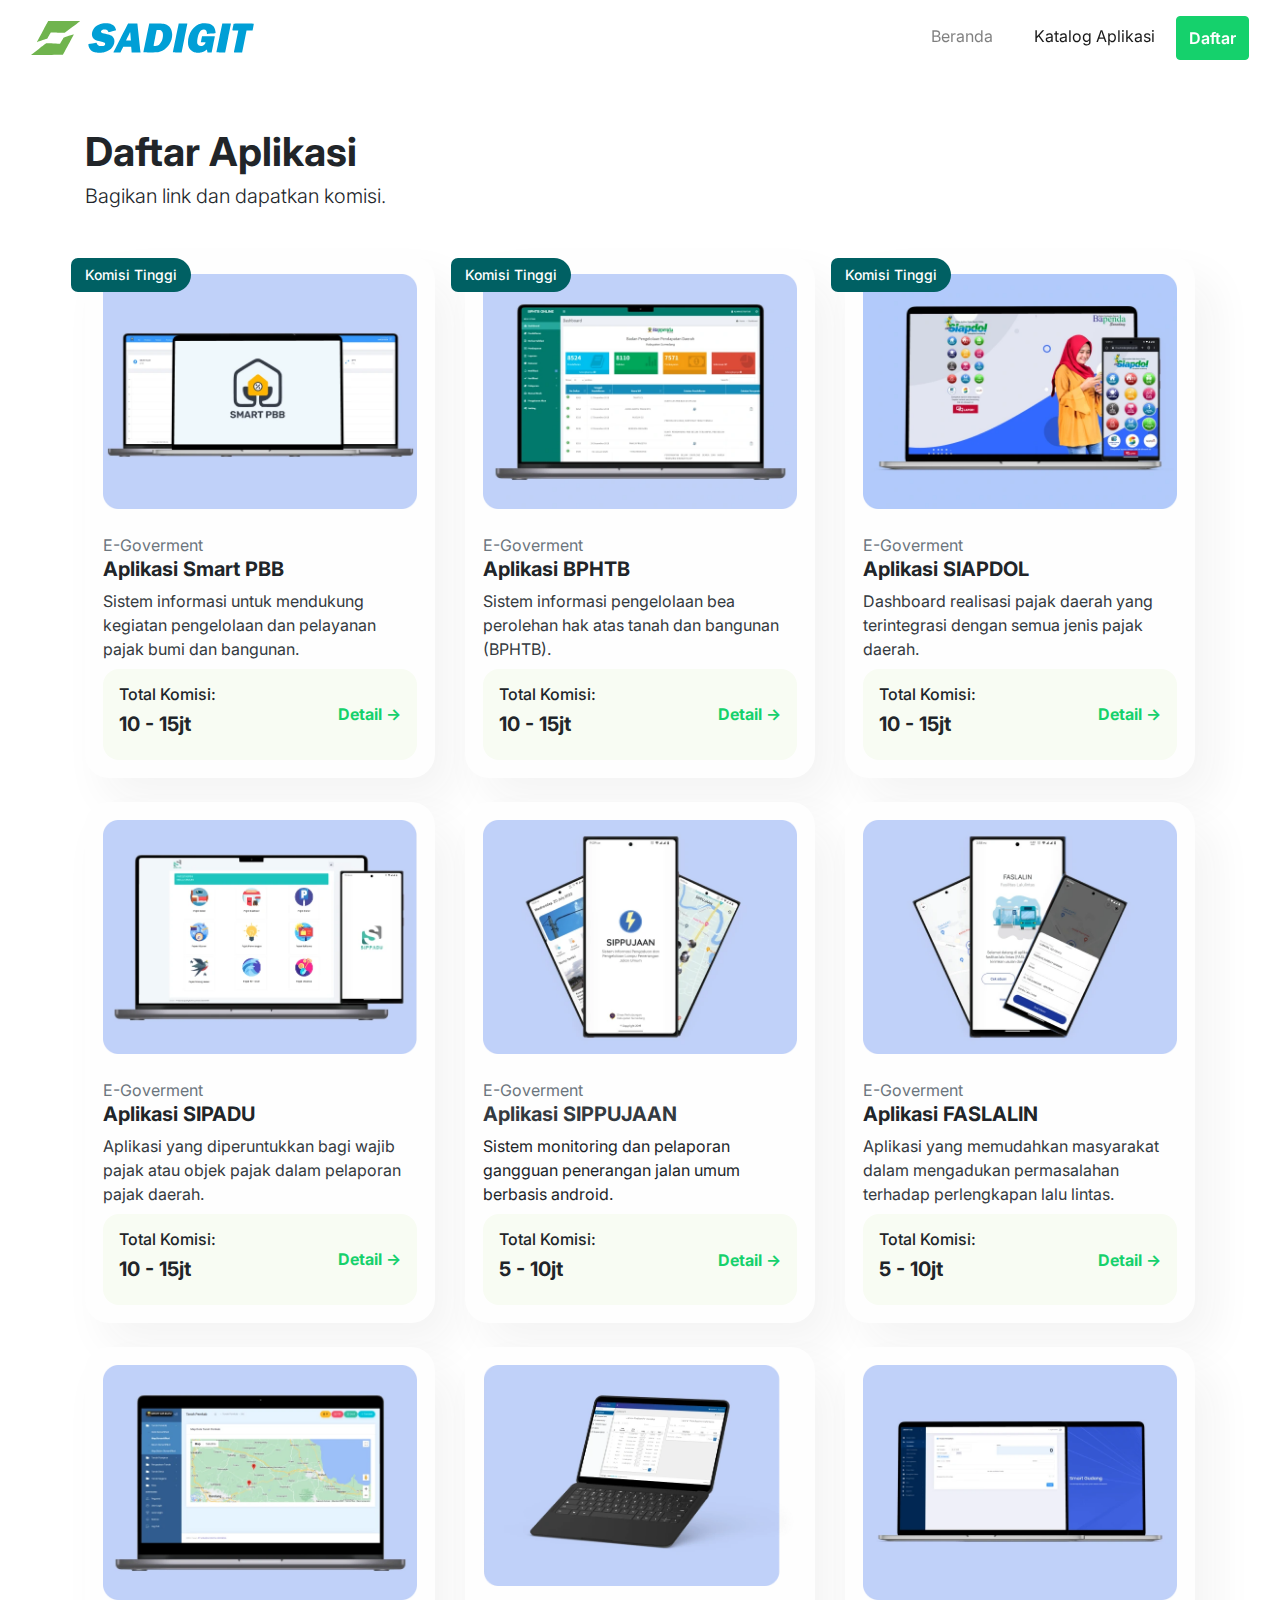
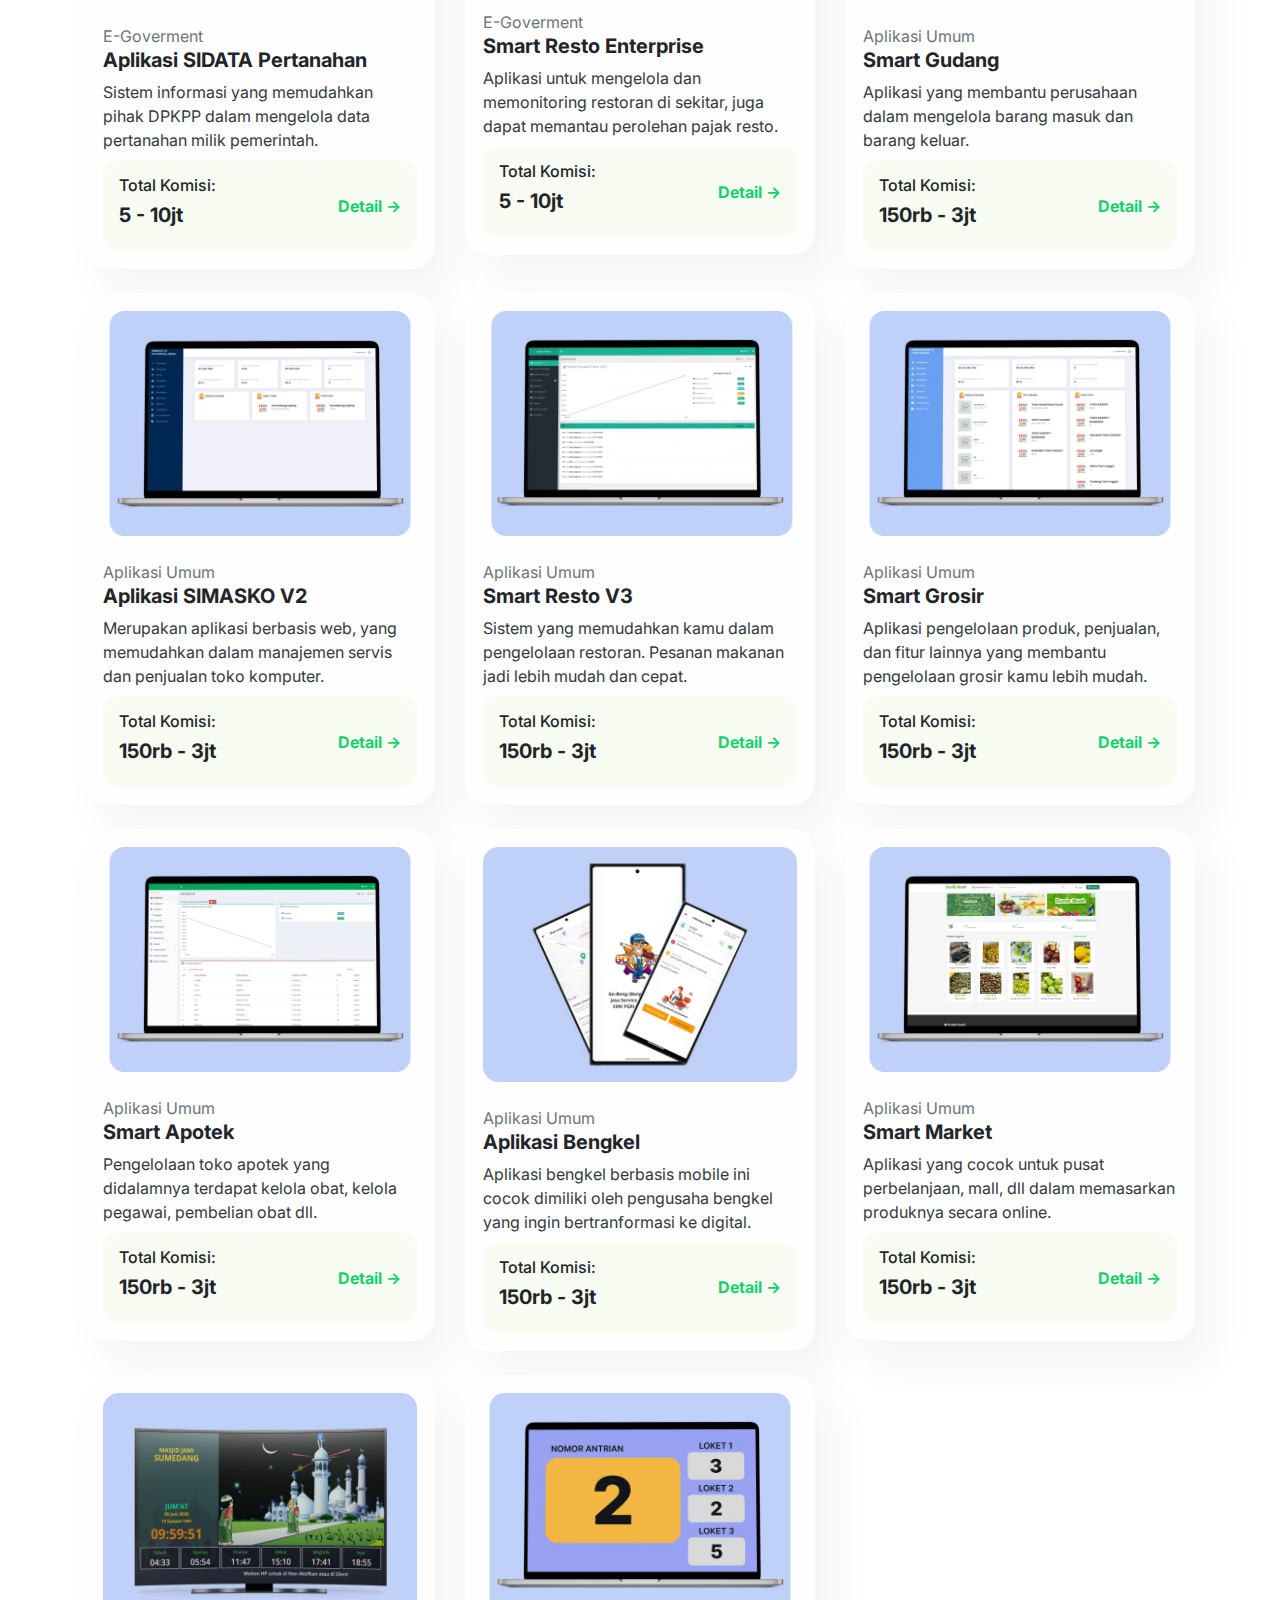
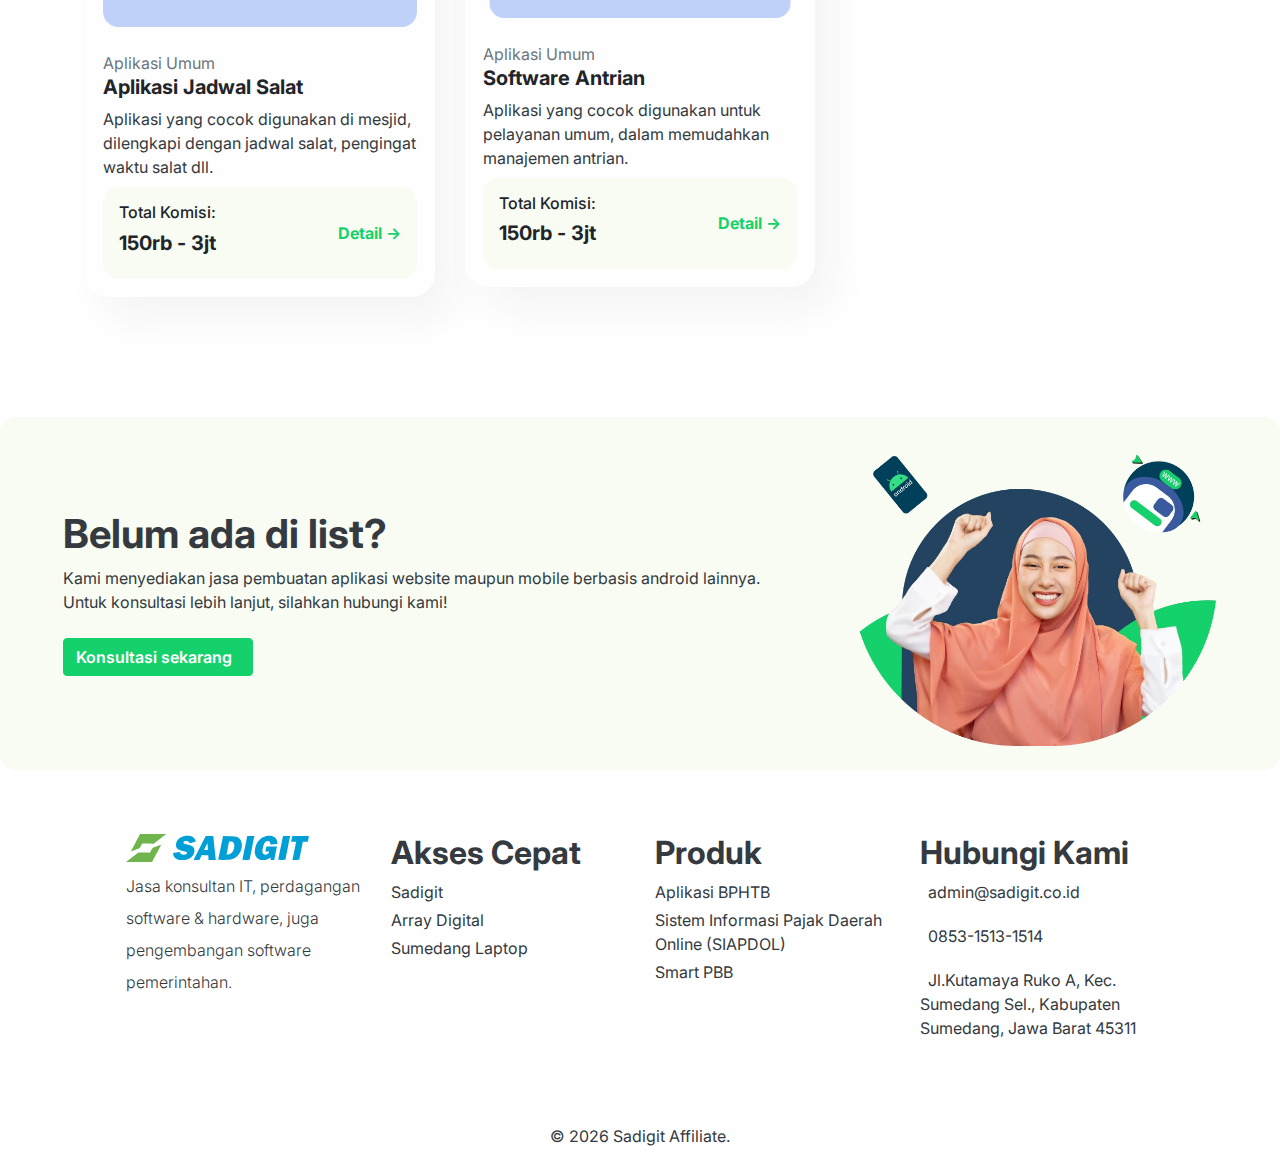
<file: katalog.html>
<!DOCTYPE html>
<html lang="en">

<head>
    <meta charset="UTF-8">
    <meta http-equiv="X-UA-Compatible" content="IE=edge">
    <meta name="viewport" content="width=device-width, initial-scale=1.0">
    <title>Affiliate Sadigit</title>
    <link rel="shortcut icon" href="assets/favicon.png">

    <!--Font Google-->
    <link rel="preconnect" href="https://fonts.googleapis.com">
    <link rel="preconnect" href="https://fonts.gstatic.com" crossorigin>
    <link href="https://fonts.googleapis.com/css2?family=Inter:wght@400;600;700;800&display=swap" rel="stylesheet">

    <!--CSS-->
    <link rel="stylesheet" href="css/bootstrap.min.css">
    <link rel="stylesheet" href="css/home.css">

    <link rel="stylesheet" href="https://cdnjs.cloudflare.com/ajax/libs/font-awesome/6.1.1/css/all.min.css"
        integrity="sha512-KfkfwYDsLkIlwQp6LFnl8zNdLGxu9YAA1QvwINks4PhcElQSvqcyVLLD9aMhXd13uQjoXtEKNosOWaZqXgel0g=="
        crossorigin="anonymous" referrerpolicy="no-referrer" />


</head>

<body>
    <!-- NAVBAR-->
    <nav class="navbar fixed-top navbar-expand-lg py-3 navbar-light  blur ">
        <div class="container-fluid">
            <a href="index.html" class="navbar-brand">
                <!-- Logo Image -->
                <img src="assets/logo.svg" width="auto" height="34" alt="" class="d-inline-block align-middle mr-2">
            </a>

            <button type="button" data-toggle="collapse" data-target="#navbarSupportedContent"
                aria-controls="navbarSupportedContent" aria-expanded="false" aria-label="Toggle navigation"
                class="navbar-toggler"><span class="navbar-toggler-icon"></span></button>

            <div id="navbarSupportedContent" class="collapse navbar-collapse">
                <ul class="navbar-nav ml-auto">
                    <li class="nav-item"><a href="index.html" class="nav-link">Beranda</a></li>
                    <li class="nav-item active"><a href="katalog.html" class="nav-link">Katalog Aplikasi</a></li>
                </ul>
                <button onclick="window.location.href='login.html'" type="button" class="btn btn-affiliate">
                    Daftar
                </button>
            </div>
        </div>
    </nav>
    <button onclick="topFunction()" id="scroll-btn" title="Top">&uarr;</button>

    <!-- Produk Section -->
    <section id="produk" class="main d-flex py-5 produk">
        <div class="container">
            <div class="my-lg-5">
                <!-- hidden only on sm -->
                <h1 class="display-5 font-weight-bold d-none d-sm-none d-md-block d-lg-block d-xl-block">
                    Daftar Aplikasi
                </h1>
                <!-- visible only on sm -->
                <h1 class="display-6 font-weight-bold d-sm-block d-md-none d-lg-none d-xl-none">
                    Daftar Aplikasi
                </h1>

                <h3 class="lead text-black">
                    Bagikan link dan dapatkan komisi.
                </h3>
            </div>
            <div class="row">
                <div class="col-lg-4 col-md-6 col-sm-12 col-12">
                    <div class="card card-catalogue mb-4">
                        <div>
                            <img src="assets/img/katalog/pbb.webp" class="d-inline-block align-top" width="auto"
                                height="auto" loading="lazy" alt="aplikasi pajak bumi dan bangunan sadigit">
                            <span class="badge badge-produk">Komisi Tinggi</span>
                        </div>
                        <div class="card-body p-0">
                            <p class="text-secondary mb-0">E-Goverment</p>
                            <h5 class="card-text font-weight-bold">Aplikasi Smart PBB</h5>
                            <p class="mb-0 text-dark">Sistem informasi untuk mendukung
                                kegiatan pengelolaan dan pelayanan pajak bumi dan bangunan.</p>
                            <div class="d-flex justify-content-between mt-2 p-3 cta-catalogue">
                                <div>
                                    <div class="d-flex flex-column">
                                        <div class="h6">Total Komisi:
                                        </div>
                                        <div class="h5 font-weight-bold">10 - 15jt</div>
                                    </div>
                                </div>
                                <a href="https://www.sadigit.co.id/aplikasi-smart-pbb/"
                                    class="ml-auto my-auto primary font-weight-bold" target="_blank">Detail
                                    -></a>
                            </div>
                        </div>
                    </div>
                </div>
                <div class="col-lg-4 col-md-6 col-sm-12 col-12">
                    <div class="card card-catalogue mb-4">
                        <div>
                            <img src="assets/img/katalog/BPHTB.webp" class="d-inline-block align-top" width="auto"
                                height="auto" loading="lazy" alt="aplikasi BPHTB sadigit">
                            <span class="badge badge-produk">Komisi Tinggi</span>
                        </div>
                        <div class="card-body p-0">
                            <p class="text-secondary mb-0">E-Goverment</p>
                            <h5 class="card-text font-weight-bold">Aplikasi BPHTB</h5>
                            <p class="mb-0 text-dark">Sistem informasi pengelolaan bea perolehan hak
                                atas tanah dan bangunan (BPHTB).</p>
                            <div class="d-flex justify-content-between mt-2 p-3 cta-catalogue">
                                <div>
                                    <div class="d-flex flex-column">
                                        <div class="h6">Total Komisi:
                                        </div>
                                        <div class="h5 font-weight-bold">10 - 15jt</div>
                                    </div>
                                </div>
                                <a href="https://www.sadigit.co.id/aplikasi-bphtb-online/"
                                    class="ml-auto my-auto primary font-weight-bold" target="_blank">Detail
                                    -></a>
                            </div>
                        </div>
                    </div>
                </div>
                <div class="col-lg-4 col-md-6 col-sm-12 col-12">
                    <div class="card card-catalogue mb-4">
                        <div>
                            <img src="assets/img/katalog/siapdol.webp" class="d-inline-block align-top" width="auto"
                                height="auto" loading="lazy" alt="sistem informasi pajak daerah online sadigit">
                            <span class="badge badge-produk">Komisi Tinggi</span>
                        </div>
                        <div class="card-body p-0">
                            <p class="text-secondary mb-0">E-Goverment</p>
                            <h5 class="card-text font-weight-bold">Aplikasi SIAPDOL</h5>
                            <p class="mb-0 text-dark">Dashboard realisasi pajak daerah yang terintegrasi dengan
                                semua
                                jenis pajak
                                daerah.</p>
                            <div class="d-flex justify-content-between mt-2 p-3 cta-catalogue">
                                <div>
                                    <div class="d-flex flex-column">
                                        <div class="h6">Total Komisi:
                                        </div>
                                        <div class="h5 font-weight-bold">10 - 15jt</div>
                                    </div>
                                </div>
                                <a href="https://www.sadigit.co.id/sistem-aplikasi-pajak-daerah-online/"
                                    class="ml-auto my-auto primary font-weight-bold" target="_blank">Detail
                                    -></a>
                            </div>
                        </div>
                    </div>
                </div>
                <div class="col-lg-4 col-md-6 col-sm-12 col-12">
                    <div class="card card-catalogue mb-4">
                        <div>
                            <img src="assets/img/katalog/sipadu.webp" class="d-inline-block align-top" width="auto"
                                height="auto" loading="lazy" alt="sistem informasi pajak daerah terpadu sadigit">
                        </div>
                        <div class="card-body p-0">
                            <p class="text-secondary mb-0">E-Goverment</p>
                            <h5 class="card-text font-weight-bold">Aplikasi SIPADU</h5>
                            <p class="mb-0 text-dark">Aplikasi yang diperuntukkan
                                bagi wajib pajak atau objek pajak dalam pelaporan pajak daerah.</p>
                            <div class="d-flex justify-content-between mt-2 p-3 cta-catalogue">
                                <div>
                                    <div class="d-flex flex-column">
                                        <div class="h6">Total Komisi:
                                        </div>
                                        <div class="h5 font-weight-bold">10 - 15jt</div>
                                    </div>
                                </div>
                                <a href="https://www.sadigit.co.id/sistem-pengelolaan-pajak-terpadu/"
                                    class="ml-auto my-auto primary font-weight-bold" target="_blank">Detail
                                    -></a>
                            </div>
                        </div>
                    </div>
                </div>
                <div class="col-lg-4 col-md-6 col-sm-12 col-12">
                    <div class="card card-catalogue mb-4">
                        <div>
                            <img src="assets/img/katalog/sipujaan.webp" class="d-inline-block align-top" width="auto"
                                height="auto" loading="lazy" alt="sistem monitoring dan pelaporan gangguan penerangan
                                jalan umum
                                sadigit">
                        </div>
                        <div class="card-body p-0">
                            <p class="text-secondary mb-0">E-Goverment</p>
                            <h5 class="card-text font-weight-bold text-dark">Aplikasi SIPPUJAAN</h5>
                            <p class=" mb-0">Sistem monitoring dan pelaporan gangguan penerangan jalan umum
                                berbasis
                                android.</p>
                            <div class="d-flex justify-content-between mt-2 p-3 cta-catalogue">
                                <div>
                                    <div class="d-flex flex-column">
                                        <div class="h6">Total Komisi:
                                        </div>
                                        <div class="h5 font-weight-bold">5 - 10jt</div>
                                    </div>
                                </div>
                                <a href="https://www.sadigit.co.id/sistem-manajemen-pju/"
                                    class="ml-auto my-auto primary font-weight-bold" target="_blank">Detail
                                    -></a>
                            </div>
                        </div>
                    </div>
                </div>
                <div class="col-lg-4 col-md-6 col-sm-12 col-12">
                    <div class="card card-catalogue mb-4">
                        <div>
                            <img src="assets/img/katalog/faslalin.webp" class="d-inline-block align-top" width="auto"
                                height="auto" loading="lazy" alt="aplikasi pengaduan permasalahan
                                perlengkapan lalu lintas sadigit">
                        </div>
                        <div class="card-body p-0">
                            <p class="text-secondary mb-0">E-Goverment</p>
                            <h5 class="card-text font-weight-bold">Aplikasi FASLALIN</h5>
                            <p class="mb-0 text-dark">Aplikasi yang
                                memudahkan masyarakat dalam mengadukan permasalahan terhadap
                                perlengkapan lalu lintas.</p>
                            <div class="d-flex justify-content-between mt-2 p-3 cta-catalogue">
                                <div>
                                    <div class="d-flex flex-column">
                                        <div class="h6">Total Komisi:
                                        </div>
                                        <div class="h5 font-weight-bold">5 - 10jt</div>
                                    </div>
                                </div>
                                <a href="https://www.sadigit.co.id/aplikasi-fasilitas-lalu-lintas/"
                                    class="ml-auto my-auto primary font-weight-bold" target="_blank">Detail
                                    -></a>
                            </div>
                        </div>
                    </div>
                </div>
                <div class="col-lg-4 col-md-6 col-sm-12 col-12">
                    <div class="card card-catalogue mb-4">
                        <div>
                            <img src="assets/img/katalog/sidata.webp" class="d-inline-block align-top" width="auto"
                                height="auto" loading="lazy" alt="aplikasi SIDATA Pertanahan sadigit">
                        </div>
                        <div class="card-body p-0">
                            <p class="text-secondary mb-0">E-Goverment</p>
                            <h5 class="card-text font-weight-bold">Aplikasi SIDATA Pertanahan</h5>
                            <p class="mb-0 text-dark">Sistem informasi yang memudahkan pihak DPKPP dalam
                                mengelola data
                                pertanahan
                                milik pemerintah.</p>
                            <div class="d-flex justify-content-between mt-2 p-3 cta-catalogue">
                                <div>
                                    <div class="d-flex flex-column">
                                        <div class="h6">Total Komisi:
                                        </div>
                                        <div class="h5 font-weight-bold">5 - 10jt</div>
                                    </div>
                                </div>
                                <a href="https://www.sadigit.co.id/aplikasi-data-pertanahan/"
                                    class="ml-auto my-auto primary font-weight-bold" target="_blank">Detail
                                    -></a>
                            </div>
                        </div>
                    </div>
                </div>
                <div class="col-lg-4 col-md-6 col-sm-12 col-12">
                    <div class="card card-catalogue mb-4">
                        <div>
                            <img src="assets/img/katalog/resto_enter.webp" class="d-inline-block align-top" width="auto"
                                height="auto" loading="lazy" alt="aplikasi smart resto sadigit">
                        </div>
                        <div class="card-body p-0">
                            <p class="text-secondary mb-0">E-Goverment</p>
                            <h5 class="card-text font-weight-bold">Smart Resto Enterprise</h5>
                            <p class="mb-0 text-dark">Aplikasi untuk mengelola dan memonitoring restoran di
                                sekitar,
                                juga dapat memantau
                                perolehan pajak resto.</p>
                            <div class="d-flex justify-content-between mt-2 p-3 cta-catalogue">
                                <div>
                                    <div class="d-flex flex-column">
                                        <div class="h6">Total Komisi:
                                        </div>
                                        <div class="h5 font-weight-bold">5 - 10jt</div>
                                    </div>
                                </div>
                                <a href="https://www.sadigit.co.id/smart-resto-enterprise/"
                                    class="ml-auto my-auto primary font-weight-bold" target="_blank">Detail
                                    -></a>
                            </div>
                        </div>
                    </div>
                </div>
                <div class="col-lg-4 col-md-6 col-sm-12 col-12">
                    <div class="card card-catalogue mb-4">
                        <div>
                            <img src="assets/img/katalog/gudang.webp" class="d-inline-block align-top" width="auto"
                                height="auto" loading="lazy" alt="aplikasi gudang sadigit">
                        </div>
                        <div class="card-body p-0">
                            <p class="text-secondary mb-0">Aplikasi Umum</p>
                            <h5 class="card-text font-weight-bold">Smart Gudang</h5>
                            <p class="mb-0 text-dark">Aplikasi yang membantu perusahaan dalam
                                mengelola barang masuk dan barang keluar.</p>
                            <div class="d-flex justify-content-between mt-2 p-3 cta-catalogue">
                                <div>
                                    <div class="d-flex flex-column">
                                        <div class="h6">Total Komisi:
                                        </div>
                                        <div class="h5 font-weight-bold">150rb - 3jt</div>
                                    </div>
                                </div>
                                <a href="https://www.sadigit.co.id/smart-gudang/"
                                    class="ml-auto my-auto primary font-weight-bold" target="_blank">Detail
                                    -></a>
                            </div>
                        </div>
                    </div>
                </div>
                <div class="col-lg-4 col-md-6 col-sm-12 col-12">
                    <div class="card card-catalogue mb-4">
                        <div>
                            <img src="assets/img/katalog/simasko-single.webp" class="d-inline-block align-top"
                                width="auto" loading="lazy" height="auto" alt="aplikasi manajemen servis dan penjualan
                                komputer
                                sadigit">
                        </div>
                        <div class="card-body p-0">
                            <p class="text-secondary mb-0">Aplikasi Umum</p>
                            <h5 class="card-text font-weight-bold">Aplikasi SIMASKO V2</h5>
                            <p class="mb-0 text-dark">Merupakan aplikasi berbasis web,
                                yang memudahkan dalam manajemen servis dan penjualan toko komputer.</p>
                            <div class="d-flex justify-content-between mt-2 p-3 cta-catalogue">
                                <div>
                                    <div class="d-flex flex-column">
                                        <div class="h6">Total Komisi:
                                        </div>
                                        <div class="h5 font-weight-bold">150rb - 3jt</div>
                                    </div>
                                </div>
                                <a href="https://www.sadigit.co.id/aplikasi-manajemen-servis-dan-toko-komputer/"
                                    class="ml-auto my-auto primary font-weight-bold" target="_blank">Detail
                                    -></a>
                            </div>
                        </div>
                    </div>
                </div>
                <div class="col-lg-4 col-md-6 col-sm-12 col-12">
                    <div class="card card-catalogue mb-4">
                        <div>
                            <img src="assets/img/katalog/resto.webp" class="d-inline-block align-top" width="auto"
                                height="auto" loading="lazy" alt="aplikasi restoran sadigit">
                        </div>
                        <div class="card-body p-0">
                            <p class="text-secondary mb-0">Aplikasi Umum</p>
                            <h5 class="card-text font-weight-bold">Smart Resto V3</h5>
                            <p class="mb-0 text-dark">Sistem yang memudahkan kamu dalam pengelolaan restoran.
                                Pesanan
                                makanan
                                jadi lebih mudah dan cepat.</p>
                            <div class="d-flex justify-content-between mt-2 p-3 cta-catalogue">
                                <div>
                                    <div class="d-flex flex-column">
                                        <div class="h6">Total Komisi:
                                        </div>
                                        <div class="h5 font-weight-bold">150rb - 3jt</div>
                                    </div>
                                </div>
                                <a href="https://www.sadigit.co.id/aplikasi-smart-resto/"
                                    class="ml-auto my-auto primary font-weight-bold" target="_blank">Detail
                                    -></a>
                            </div>
                        </div>
                    </div>
                </div>
                <div class="col-lg-4 col-md-6 col-sm-12 col-12">
                    <div class="card card-catalogue mb-4">
                        <div>
                            <img src="assets/img/katalog/grosir.webp" class="d-inline-block align-top" width="auto"
                                height="auto" loading="lazy" alt="aplikasi grosir sadigit">
                        </div>
                        <div class="card-body p-0">
                            <p class="text-secondary mb-0">Aplikasi Umum</p>
                            <h5 class="card-text font-weight-bold">Smart Grosir</h5>
                            <p class="mb-0 text-dark">Aplikasi pengelolaan produk, penjualan, dan fitur lainnya
                                yang
                                membantu
                                pengelolaan grosir kamu lebih mudah.</p>
                            <div class="d-flex justify-content-between mt-2 p-3 cta-catalogue">
                                <div>
                                    <div class="d-flex flex-column">
                                        <div class="h6">Total Komisi:
                                        </div>
                                        <div class="h5 font-weight-bold">150rb - 3jt</div>
                                    </div>
                                </div>
                                <a href="https://www.sadigit.co.id/smart-grosir/"
                                    class="ml-auto my-auto primary font-weight-bold" target="_blank">Detail
                                    -></a>
                            </div>
                        </div>
                    </div>
                </div>
                <div class="col-lg-4 col-md-6 col-sm-12 col-12">
                    <div class="card card-catalogue mb-4">
                        <div>
                            <img src="assets/img/katalog/apotek.webp" class="d-inline-block align-top" width="auto"
                                height="auto" loading="lazy" alt="aplikasi apotek sadigit">
                        </div>
                        <div class="card-body p-0">
                            <p class="text-secondary mb-0">Aplikasi Umum</p>
                            <h5 class="card-text font-weight-bold">Smart Apotek</h5>
                            <p class="mb-0 text-dark">Pengelolaan toko apotek yang
                                didalamnya terdapat kelola obat, kelola pegawai, pembelian obat dll.</p>
                            <div class="d-flex justify-content-between mt-2 p-3 cta-catalogue">
                                <div>
                                    <div class="d-flex flex-column">
                                        <div class="h6">Total Komisi:
                                        </div>
                                        <div class="h5 font-weight-bold">150rb - 3jt</div>
                                    </div>
                                </div>
                                <a href="https://www.sadigit.co.id/smart-apotik/"
                                    class="ml-auto my-auto primary font-weight-bold" target="_blank">Detail
                                    -></a>
                            </div>
                        </div>
                    </div>
                </div>
                <div class="col-lg-4 col-md-6 col-sm-12 col-12">
                    <div class="card card-catalogue mb-4">
                        <div>
                            <img src="assets/img/katalog/bengkel.webp" class="d-inline-block align-top" width="auto"
                                height="auto" loading="lazy" alt="aplikasi bengkel sadigit">
                        </div>
                        <div class="card-body p-0">
                            <p class="text-secondary mb-0">Aplikasi Umum</p>
                            <h5 class="card-text font-weight-bold">Aplikasi Bengkel</h5>
                            <p class="mb-0 text-dark">Aplikasi bengkel berbasis mobile ini cocok dimiliki oleh
                                pengusaha
                                bengkel yang ingin bertranformasi ke digital.</p>
                            <div class="d-flex justify-content-between mt-2 p-3 cta-catalogue">
                                <div>
                                    <div class="d-flex flex-column">
                                        <div class="h6">Total Komisi:
                                        </div>
                                        <div class="h5 font-weight-bold">150rb - 3jt</div>
                                    </div>
                                </div>
                                <a href="https://www.sadigit.co.id/aplikasi-bengkel-online/"
                                    class="ml-auto my-auto primary font-weight-bold" target="_blank">Detail
                                    -></a>
                            </div>
                        </div>
                    </div>
                </div>
                <div class="col-lg-4 col-md-6 col-sm-12 col-12">
                    <div class="card card-catalogue mb-4">
                        <div>
                            <img src="assets/img/katalog/market.webp" class="d-inline-block align-top" width="auto"
                                height="auto" loading="lazy" alt="aplikasi e-commerce sadigit">
                        </div>
                        <div class="card-body p-0">
                            <p class="text-secondary mb-0">Aplikasi Umum</p>
                            <h5 class="card-text font-weight-bold">Smart Market</h5>
                            <p class="mb-0 text-dark">Aplikasi yang cocok untuk pusat perbelanjaan, mall, dll
                                dalam
                                memasarkan
                                produknya secara online.</p>
                            <div class="d-flex justify-content-between mt-2 p-3 cta-catalogue">
                                <div>
                                    <div class="d-flex flex-column">
                                        <div class="h6">Total Komisi:
                                        </div>
                                        <div class="h5 font-weight-bold">150rb - 3jt</div>
                                    </div>
                                </div>
                                <a href="https://www.sadigit.co.id/aplikasi-smart-market/"
                                    class="ml-auto my-auto primary font-weight-bold" target="_blank">Detail
                                    -></a>
                            </div>
                        </div>
                    </div>
                </div>
                <div class="col-lg-4 col-md-6 col-sm-12 col-12">
                    <div class="card card-catalogue mb-4">
                        <div>
                            <img src="assets/img/katalog/jadwal_sholat.webp" class="d-inline-block align-top"
                                width="auto" height="auto" loading="lazy" alt="aplikasi jadwal salat sadigit">
                        </div>
                        <div class="card-body p-0">
                            <p class="text-secondary mb-0">Aplikasi Umum</p>
                            <h5 class="card-text font-weight-bold">Aplikasi Jadwal Salat</h5>
                            <p class="mb-0 text-dark">Aplikasi yang cocok digunakan di mesjid, dilengkapi dengan
                                jadwal salat, pengingat waktu salat dll.</p>
                            <div class="d-flex justify-content-between mt-2 p-3 cta-catalogue">
                                <div>
                                    <div class="d-flex flex-column">
                                        <div class="h6">Total Komisi:
                                        </div>
                                        <div class="h5 font-weight-bold">150rb - 3jt</div>
                                    </div>
                                </div>
                                <a href="https://www.sadigit.co.id/aplikasi-jadwal-sholat-digital/"
                                    class=" ml-auto my-auto primary font-weight-bold" target="_blank">Detail
                                    -></a>
                            </div>
                        </div>
                    </div>
                </div>
                <div class="col-lg-4 col-md-6 col-sm-12 col-12">
                    <div class="card card-catalogue mb-4">
                        <div>
                            <img src="assets/img/katalog/antrian.webp" class="d-inline-block align-top" width="auto"
                                height="auto" loading="lazy" alt="aplikasi antrian sadigit">
                        </div>
                        <div class="card-body p-0">
                            <p class="text-secondary mb-0">Aplikasi Umum</p>
                            <h5 class="card-text font-weight-bold">Software Antrian</h5>
                            <p class="mb-0 text-dark">Aplikasi yang cocok digunakan untuk pelayanan umum, dalam
                                memudahkan
                                manajemen antrian.</p>
                            <div class="d-flex justify-content-between mt-2 p-3 cta-catalogue">
                                <div>
                                    <div class="d-flex flex-column">
                                        <div class="h6">Total Komisi:
                                        </div>
                                        <div class="h5 font-weight-bold">150rb - 3jt</div>
                                    </div>
                                </div>
                                <a href="https://www.sadigit.co.id/software-mesin-antrian/"
                                    class=" ml-auto my-auto primary font-weight-bold" target="_blank">Detail
                                    -></a>
                            </div>
                        </div>
                    </div>
                </div>
            </div>
        </div>
    </section>
    <!-- CTA Section -->
    <section class="pt-5">
        <div class="container-fluid">
            <!-- row -->
            <div class="row align-items-center py-4 px-5 cta-catalogue">
                <div class="col-xl-8 col-lg-8 col-md-8 col-sm-12">
                    <!-- heading -->
                    <div>
                        <!-- hidden only on sm -->
                        <h1
                            class="display-5  d-none d-sm-none d-md-block d-lg-block d-xl-block text-dark font-weight-bold">
                            Belum ada di list?
                        </h1>
                        <!-- visible only on sm -->
                        <h2 class="text-dark-50 d-sm-block d-md-none d-lg-none d-xl-none font-weight-bold">
                            Belum ada di list?
                        </h2>
                        <!-- text -->
                        <p class="text-dark mb-4">
                            Kami menyediakan jasa pembuatan aplikasi website maupun mobile berbasis android
                            lainnya. <br>
                            Untuk konsultasi lebih lanjut, silahkan hubungi kami!
                        </p>
                        <!-- btn -->
                        <button onClick="javascript:window.open('https://wa.me/6285315131514?text=Hallo,%20saya%20ingin%20konsultasi%20aplikasi',
                        '_blank');" type="button" class="btn btn-affiliate">
                            Konsultasi sekarang<i class="fa-brands fa-whatsapp ml-2"></i>
                        </button>
                    </div>
                </div>
                <!-- img -->
                <div class=" col-xl-4 col-lg-4 col-md-4 col-sm-12 text-lg-end text-center">
                    <img src="assets/img/cta-catalogue.webp" alt="konsultasi affiliate sadigit" class="img-fluid"
                        loading=”lazy”>
                </div>
            </div>


        </div>
    </section>


    <!-- Footer Section -->
    <section class="main d-flex pt-5 bg-white">
        <div class="container-fluid align-items-center justify-content-center">
            <div class="row px-lg-5 px-xl-5 mx-lg-5 mx-xl-5">
                <div class="col-sm-12 col-md-12 col-lg-3 col-xl-3 py-3 py-md-3">
                    <img src="assets/logo.svg" width="auto" height="28" alt="" class="d-inline-block align-middle mr-2"
                        loading="lazy">
                    <!-- always visible on any screen -->
                    <p class="my-2 text-dark font-weight-light" style="line-height: 2rem;">
                        Jasa konsultan IT, perdagangan software & hardware, juga pengembangan software pemerintahan.
                    </p>
                    <button onClick="javascript:window.open('https://www.instagram.com/sadigit_indonesia/', '_blank');"
                        type="button" class="btn text-dark" aria-label="instagram"> <i
                            class="fa-brands fa-instagram-square "></i></button>
                    <button onClick="javascript:window.open('https://twitter.com/sadigit_', '_blank');" type="button"
                        class="btn text-dark" aria-label="twitter"> <i class="fa-brands fa-twitter "></i></button>
                    <button
                        onClick="javascript:window.open('https://www.youtube.com/channel/UC-VysLG08RrahN129lMahpQ', '_blank');"
                        type="button" class="btn text-dark" aria-label="youtube"> <i
                            class="fa-brands fa-youtube"></i></button>
                </div>

                <div class="col-sm-12 col-md-12 col-lg-3 col-xl-3 py-3 py-md-3">
                    <h2 class="display-5 font-weight-bold text-dark">
                        Akses Cepat
                    </h2>

                    <!-- List -->
                    <ul class="list-unstyled list-py-1 mb-0">
                        <li><a class="link-sm link-secondary text-dark" href="https://www.sadigit.co.id/"
                                target="_blank">Sadigit<i class="bi-box-arrow-up-right small ms-1"></i></a></li>
                        <li><a class="link-sm link-secondary text-dark " href="https://www.arraydigital.co.id/"
                                target="_blank">Array
                                Digital</a></li>
                        <li><a class="link-sm link-secondary text-dark " href="https://sumedanglaptop.com/"
                                target="_blank">Sumedang Laptop</a></li>
                    </ul>
                    <!-- End List -->
                </div>

                <div class="col-sm-12 col-md-12 col-lg-3 col-xl-3 py-3 py-md-3">
                    <h2 class="display-5 font-weight-bold text-dark ">
                        Produk
                    </h2>

                    <!-- List -->
                    <ul class="list-unstyled list-py-1 mb-0">
                        <li><a class="link-sm link-secondary text-dark"
                                href="https://www.sadigit.co.id/aplikasi-bphtb-online/" target="_blank">Aplikasi BPHTB<i
                                    class="bi-box-arrow-up-right small ms-1"></i></a></li>
                        <li><a class="link-sm link-secondary text-dark "
                                href="https://www.sadigit.co.id/sistem-aplikasi-pajak-daerah-online/"
                                target="_blank">Sistem Informasi Pajak Daerah Online (SIAPDOL)</a></li>
                        <li><a class="link-sm link-secondary text-dark "
                                href="https://www.sadigit.co.id/aplikasi-smart-pbb/" target="_blank">Smart PBB</a>
                        </li>
                    </ul>
                    <!-- End List -->
                </div>

                <div class="col-sm-12 col-md-12 col-lg-3 col-xl-3 py-3 py-md-3">
                    <h2 class="display-5 font-weight-bold text-dark">
                        Hubungi Kami
                    </h2>

                    <!-- List -->
                    <ul class="list-unstyled list-py-1 mb-5">
                        <li>
                            <p>
                                <i class="fa-solid fa-envelope mr-2"></i><a href="mailto:admin@sadigit.co.id"
                                    class="text-dark">admin@sadigit.co.id</a>
                            </p>
                        </li>
                        <li>
                            <p>
                                <i class="fa-brands fa-whatsapp-square mr-2"></i><a
                                    href="https://wa.me/6285315131514?text=Hallo,%20saya%20ingin%20konsultasi"
                                    target="_blank" class="text-dark">0853-1513-1514</a>
                            </p>
                        </li>

                        <li>
                            <p>
                                <i class="fa-solid fa-location-dot mr-2"></i><a
                                    href="https://goo.gl/maps/9uBcg4JxLBFNtzNh7" target="_blank"
                                    class="text-dark">Jl.Kutamaya Ruko A, Kec. Sumedang Sel., Kabupaten Sumedang, Jawa
                                    Barat 45311</a>
                            </p>
                        </li>
                    </ul>
                    <!-- End List -->
                </div>
            </div>
            <!-- End Row -->

            <!-- Copyright -->
            <div class="row">
                <div class="col-12">
                    <div class="w-md-85 text-lg-center mx-lg-auto">
                        <p class="text-dark font-talas-body text-center">© <script>
                                document.write(new Date().getFullYear())
                            </script> Sadigit Affiliate.</p>
                    </div>
                </div>
            </div>
            <!-- End Copyright -->
        </div>
    </section>

    <!--JS-->
    <script src="js/jquery.slim.min.js"></script>
    <script src="js/bootstrap.min.js"></script>
    <script>
        // ketika pengunjung scroll kebawah 20px dari atas dokumen, maka tampilkan tombol scroll-btn
        window.onscroll = function () {
            scrollFunction()
        };

        function scrollFunction() {
            if (document.body.scrollTop > 20 || document.documentElement.scrollTop > 20) {
                document.getElementById("scroll-btn").style.display = "block";
            } else {
                document.getElementById("scroll-btn").style.display = "none";
            }
        }

        // ketika tombol tersebut di klik, maka lakukan scroll keatas laman
        function topFunction() {
            document.body.scrollTop = 0;
            document.documentElement.scrollTop = 0;
        }
    </script>

</body>

</html>
</file>
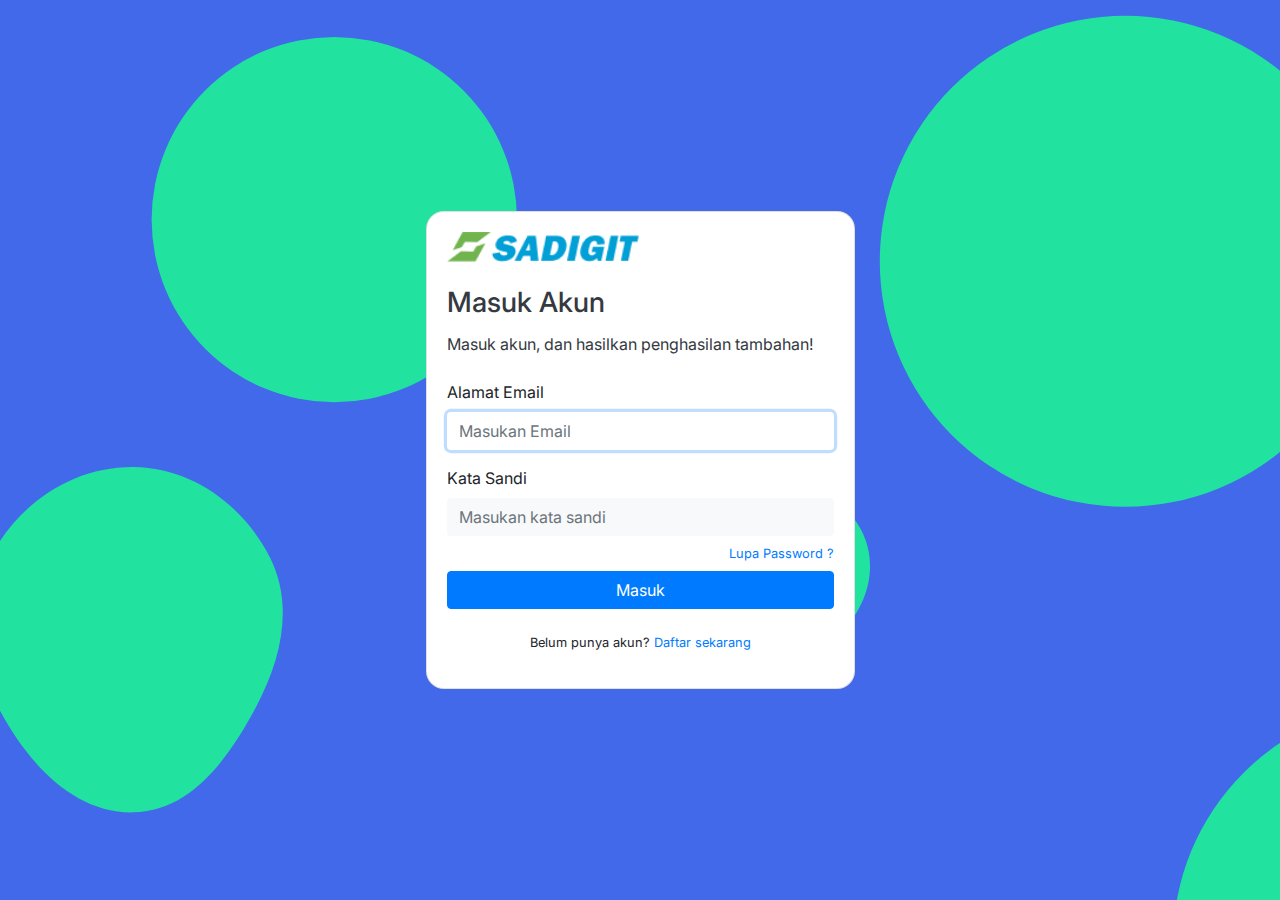
<file: login.html>
<!DOCTYPE html>
<html lang="en">

<head>
    <meta charset="UTF-8">
    <meta http-equiv="X-UA-Compatible" content="IE=edge">
    <meta name="viewport" content="width=device-width, initial-scale=1.0">
    <title>Login</title>
    <link rel="shortcut icon" href="assets/favicon.png">

    <!--Font Google-->
    <link rel="preconnect" href="https://fonts.googleapis.com">
    <link rel="preconnect" href="https://fonts.gstatic.com" crossorigin>
    <link href="https://fonts.googleapis.com/css2?family=Inter:wght@400;600;700;800&display=swap" rel="stylesheet">

    <!--CSS-->
    <link rel="stylesheet" href="css/bootstrap.min.css">
    <link rel="stylesheet" href="css/style.css">

    <link rel="stylesheet" href="https://cdnjs.cloudflare.com/ajax/libs/font-awesome/6.1.1/css/all.min.css"
        integrity="sha512-KfkfwYDsLkIlwQp6LFnl8zNdLGxu9YAA1QvwINks4PhcElQSvqcyVLLD9aMhXd13uQjoXtEKNosOWaZqXgel0g=="
        crossorigin="anonymous" referrerpolicy="no-referrer" />

</head>

<body>

    <div class="container py-5 h-100">
        <div class="row d-flex justify-content-center align-items-center h-100">
            <div class="col-12 col-md-8 col-lg-6 col-xl-5">
                <div class="card card-custum">
                    <div class="card-body">
                        <div class="mb-4">
                            <img class=" mb-4" src="assets/logo.png" alt="" width="50%">
                            <h3 class="card-title text-dark">Masuk Akun</h3>
                            <p class="card-text text-dark">Masuk akun, dan hasilkan penghasilan tambahan!</p>
                        </div>

                        <form>
                            <div class="form-group">
                                <label for="email">Alamat Email</label>

                                <input type="email" class="form-control" id="email" placeholder="Masukan Email" required
                                    autofocus>
                            </div>
                            <div class="form-group">
                                <label for="password">Kata Sandi</label>

                                <div class="input-group" id="show_hide_password">
                                    <input type="password" name='password' class="form-control" name="password"
                                        placeholder="Masukan kata sandi" required autocomplete="current-password">
                                    <div class="input-group-append">
                                        <a href="" class="btn btn-light"><i class="far fa-eye"
                                                aria-hidden="true"></i></a>
                                    </div>
                                </div>

                                <a class="float-right small my-2" href="lupapw.html">Lupa Password ?</a>
                            </div>
                            <button type="submit" class="btn btn-primary btn-block my-4">Masuk</button>
                        </form>
                        <div class="mb-3 text-center">
                            <p class="small">Belum punya akun? <a href="daftar.html">Daftar sekarang</a></p>
                        </div>
                    </div>

                </div>
            </div>
        </div>
    </div>

    <!--JS-->

    <script src="js/bootstrap.bundle.min.js"></script>
    <script src="js/jquery.slim.min.js"></script>
    <script>
        $(document).ready(function () {
            $("#show_hide_password a").on('click', function (event) {
                event.preventDefault();
                if ($('#show_hide_password input').attr("type") == "text") {
                    $('#show_hide_password input').attr('type', 'password');
                    $('#show_hide_password i').addClass("fa-solid fa-eye-slash");
                    $('#show_hide_password i').removeClass("far fa-eye");
                } else if ($('#show_hide_password input').attr("type") == "password") {
                    $('#show_hide_password input').attr('type', 'text');
                    $('#show_hide_password i').removeClass("fa-solid fa-eye-slash");
                    $('#show_hide_password i').addClass("far fa-eye");
                }
            });
        });
    </script>
</body>

</html>
</file>
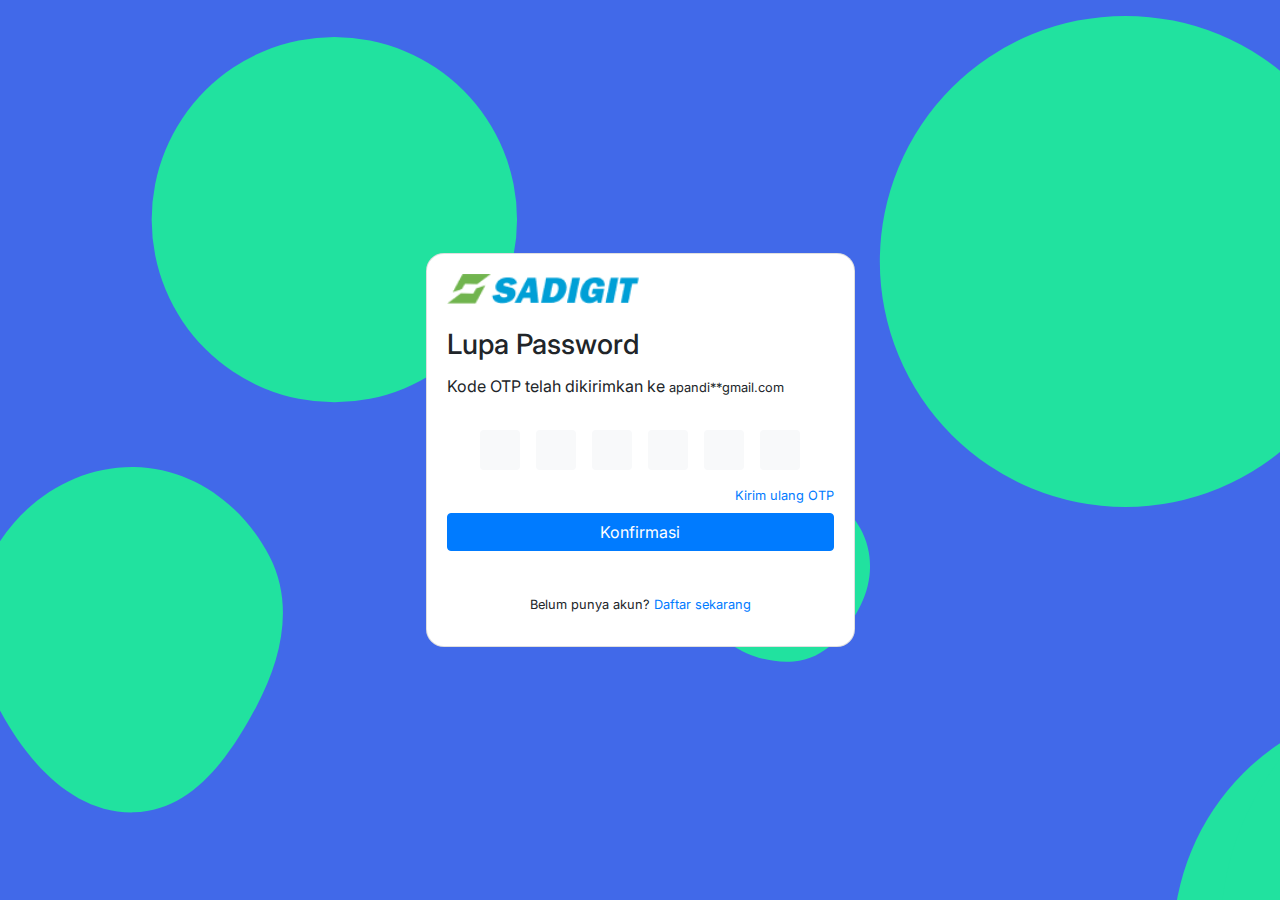
<file: lupapw.html>
<!DOCTYPE html>
<html lang="en">

<head>
    <meta charset="UTF-8">
    <meta http-equiv="X-UA-Compatible" content="IE=edge">
    <meta name="viewport" content="width=device-width, initial-scale=1.0">
    <title>Lupa Kata Sandi</title>
    <link rel="shortcut icon" href="assets/favicon.png">

    <!--Font Google-->
    <link rel="preconnect" href="https://fonts.googleapis.com">
    <link rel="preconnect" href="https://fonts.gstatic.com" crossorigin>
    <link href="https://fonts.googleapis.com/css2?family=Inter:wght@400;600;700;800&display=swap" rel="stylesheet">

    <!--CSS-->
    <link rel="stylesheet" href="css/bootstrap.min.css">
    <link rel="stylesheet" href="css/style.css">

    <link rel="stylesheet" href="https://cdnjs.cloudflare.com/ajax/libs/font-awesome/6.1.1/css/all.min.css"
        integrity="sha512-KfkfwYDsLkIlwQp6LFnl8zNdLGxu9YAA1QvwINks4PhcElQSvqcyVLLD9aMhXd13uQjoXtEKNosOWaZqXgel0g=="
        crossorigin="anonymous" referrerpolicy="no-referrer" />

</head>

<body>

    <div class="container py-5 h-100">
        <div class="row d-flex justify-content-center align-items-center h-100">
            <div class="col-12 col-md-8 col-lg-6 col-xl-5">
                <div class="card card-custum">
                    <div class="card-body">
                        <img class=" mb-4" src="assets/logo.png" alt="" width="50%">
                        <div class="mb-4">
                            <h3 class="card-title">Lupa Password</h3>
                            <p class="card-text">Kode OTP telah dikirimkan ke <small>apandi**gmail.com</small></p>
                        </div>
                        <form>

                            <div id="otp" class="inputs d-flex flex-row justify-content-center mt-2"> <input
                                    class="m-2 text-center form-control rounded" type="text" id="first" maxlength="1" />
                                <input class="m-2 text-center form-control rounded" type="text" id="second"
                                    maxlength="1" /> <input class="m-2 text-center form-control rounded" type="text"
                                    id="third" maxlength="1" /> <input class="m-2 text-center form-control rounded"
                                    type="text" id="fourth" maxlength="1" /> <input
                                    class="m-2 text-center form-control rounded" type="text" id="fifth" maxlength="1" />
                                <input class="m-2 text-center form-control rounded" type="text" id="sixth"
                                    maxlength="1" />
                            </div>
                            <a class="float-right small my-2" href="#">Kirim ulang OTP</a>

                            <button type="submit" class="btn btn-primary btn-block my-4">Konfirmasi</button>
                        </form>
                    </div>

                    <div class="mb-3 text-center">
                        <p class="small">Belum punya akun? <a href="daftar.html">Daftar sekarang</a></p>
                    </div>
                </div>

            </div>
        </div>
    </div>
    </div>

    <!--JS-->

    <script src="js/bootstrap.bundle.min.js"></script>
    <script src="js/jquery.slim.min.js"></script>
    <script>
        document.addEventListener("DOMContentLoaded", function (event) {

            function OTPInput() {
                const inputs = document.querySelectorAll('#otp > *[id]');
                for (let i = 0; i < inputs.length; i++) {
                    inputs[i].addEventListener('keydown', function (event) {
                        if (event.key === "Backspace") {
                            inputs[i].value = '';
                            if (i !== 0) inputs[i - 1].focus();
                        } else {
                            if (i === inputs.length - 1 && inputs[i].value !== '') {
                                return true;
                            } else if (event.keyCode > 47 &&
                                event.keyCode < 58) {
                                inputs[i].value = event.key;
                                if (i !== inputs.length - 1) inputs[i + 1].focus();
                                event.preventDefault();
                            } else if (event.keyCode > 64 && event.keyCode < 91) {
                                inputs[i].value = String.fromCharCode(event.keyCode);
                                if (i !== inputs.length - 1) inputs[i +
                                    1].focus();
                                event.preventDefault();
                            }
                        }
                    });
                }
            }
            OTPInput();
        });
    </script>
</body>

</html>
</file>
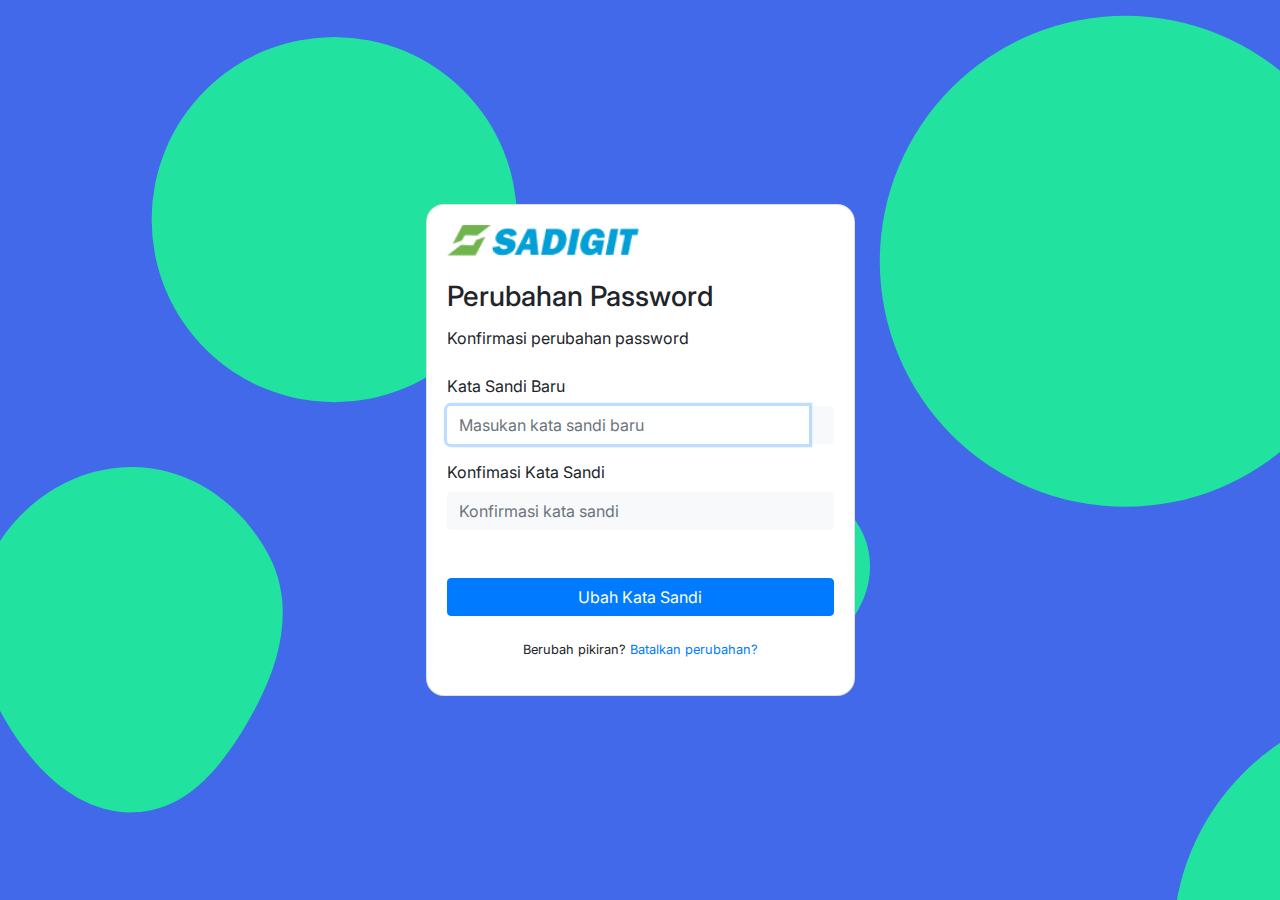
<file: lupapwnext.html>
<!DOCTYPE html>
<html lang="en">

<head>
    <meta charset="UTF-8">
    <meta http-equiv="X-UA-Compatible" content="IE=edge">
    <meta name="viewport" content="width=device-width, initial-scale=1.0">
    <title>Lupa Kat Sandi</title>
    <link rel="shortcut icon" href="assets/favicon.png">

    <!--Font Google-->
    <link rel="preconnect" href="https://fonts.googleapis.com">
    <link rel="preconnect" href="https://fonts.gstatic.com" crossorigin>
    <link href="https://fonts.googleapis.com/css2?family=Inter:wght@400;600;700;800&display=swap" rel="stylesheet">

    <!--CSS-->
    <link rel="stylesheet" href="css/bootstrap.min.css">
    <link rel="stylesheet" href="css/style.css">

    <link rel="stylesheet" href="https://cdnjs.cloudflare.com/ajax/libs/font-awesome/6.1.1/css/all.min.css"
        integrity="sha512-KfkfwYDsLkIlwQp6LFnl8zNdLGxu9YAA1QvwINks4PhcElQSvqcyVLLD9aMhXd13uQjoXtEKNosOWaZqXgel0g=="
        crossorigin="anonymous" referrerpolicy="no-referrer" />

</head>

<body>

    <div class="container py-5 h-100">
        <div class="row d-flex justify-content-center align-items-center h-100">
            <div class="col-12 col-md-8 col-lg-6 col-xl-5">
                <div class="card card-custum">
                    <div class="card-body">
                        <div class="mb-4">
                            <img class=" mb-4" src="assets/logo.png" alt="" width="50%">
                            <h3 class="card-title">Perubahan Password</h3>
                            <p class="card-text">Konfirmasi perubahan password</p>
                        </div>

                        <form>
                            <div class="form-group">
                                <label for="password">Kata Sandi Baru</label>

                                <div class="input-group" id="show_hide_password">
                                    <input type="password" name='password' class="form-control" name="password"
                                        placeholder="Masukan kata sandi baru" required autofocus="current-password">
                                    <div class="input-group-append">
                                        <a href="" class="btn btn-light"><i class="far fa-eye"
                                                aria-hidden="true"></i></a>
                                    </div>
                                </div>
                            </div>
                            <div class="form-group mb-5">
                                <label for="password">Konfimasi Kata Sandi</label>

                                <div class="input-group" id="show_hide_password">
                                    <input type="password" name='password' class="form-control" name="password"
                                        placeholder="Konfirmasi kata sandi" required autocomplete="current-password">
                                    <div class="input-group-append">
                                        <a href="" class="btn btn-light"><i class="far fa-eye"
                                                aria-hidden="true"></i></a>
                                    </div>
                                </div>
                            </div>
                            <button type="submit" class="btn btn-primary btn-block my-4">Ubah Kata Sandi</button>
                        </form>
                        <div class="mb-3 text-center">
                            <p class="small">Berubah pikiran? <a href="index.html">Batalkan perubahan?</a></p>
                        </div>
                    </div>

                </div>
            </div>
        </div>
    </div>

    <!--JS-->

    <script src="js/bootstrap.bundle.min.js"></script>
    <script src="js/jquery.slim.min.js"></script>
    <script>
        $(document).ready(function () {
            $("#show_hide_password a").on('click', function (event) {
                event.preventDefault();
                if ($('#show_hide_password input').attr("type") == "text") {
                    $('#show_hide_password input').attr('type', 'password');
                    $('#show_hide_password i').addClass("fa-solid fa-eye-slash");
                    $('#show_hide_password i').removeClass("far fa-eye");
                } else if ($('#show_hide_password input').attr("type") == "password") {
                    $('#show_hide_password input').attr('type', 'text');
                    $('#show_hide_password i').removeClass("fa-solid fa-eye-slash");
                    $('#show_hide_password i').addClass("far fa-eye");
                }
            });
        });
    </script>
</body>

</html>
</file>
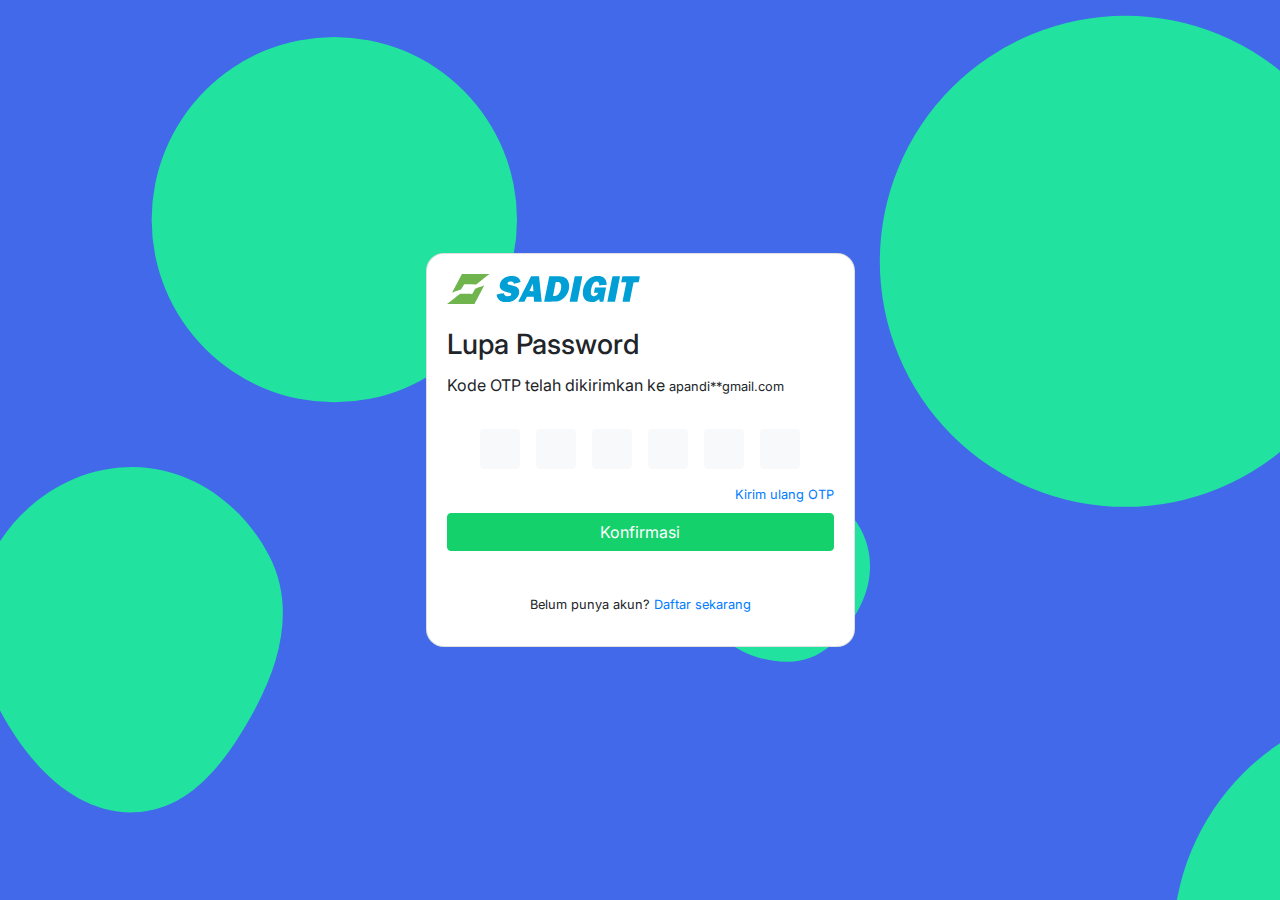
<file: otp.html>
<!DOCTYPE html>
<html lang="en">

<head>
    <meta charset="UTF-8">
    <meta http-equiv="X-UA-Compatible" content="IE=edge">
    <meta name="viewport" content="width=device-width, initial-scale=1.0">
    <title>Lupa Kata Sandi</title>
    <link rel="shortcut icon" href="assets/favicon.png">

    <!--Font Google-->
    <link rel="preconnect" href="https://fonts.googleapis.com">
    <link rel="preconnect" href="https://fonts.gstatic.com" crossorigin>
    <link href="https://fonts.googleapis.com/css2?family=Inter:wght@400;600;700;800&display=swap" rel="stylesheet">

    <!--CSS-->
    <link rel="stylesheet" href="css/bootstrap.min.css">
    <link rel="stylesheet" href="css/style.css">

    <link rel="stylesheet" href="https://cdnjs.cloudflare.com/ajax/libs/font-awesome/6.1.1/css/all.min.css"
        integrity="sha512-KfkfwYDsLkIlwQp6LFnl8zNdLGxu9YAA1QvwINks4PhcElQSvqcyVLLD9aMhXd13uQjoXtEKNosOWaZqXgel0g=="
        crossorigin="anonymous" referrerpolicy="no-referrer" />

</head>

<body>

    <div class="container py-5 h-100">
        <div class="row d-flex justify-content-center align-items-center h-100">
            <div class="col-12 col-md-8 col-lg-6 col-xl-5">
                <div class="card card-custum">
                    <div class="card-body">
                        <img class=" mb-4" src="assets/logo.svg" alt="" width="50%">
                        <div class="mb-4">
                            <h3 class="card-title">Lupa Password</h3>
                            <p class="card-text">Kode OTP telah dikirimkan ke <small>apandi**gmail.com</small></p>
                        </div>
                        <form>

                            <div id="otp" class="inputs d-flex flex-row justify-content-center mt-2"> <input
                                    class="m-2 text-center form-control rounded" type="text" id="first" maxlength="1" />
                                <input class="m-2 text-center form-control rounded" type="text" id="second"
                                    maxlength="1" /> <input class="m-2 text-center form-control rounded" type="text"
                                    id="third" maxlength="1" /> <input class="m-2 text-center form-control rounded"
                                    type="text" id="fourth" maxlength="1" /> <input
                                    class="m-2 text-center form-control rounded" type="text" id="fifth" maxlength="1" />
                                <input class="m-2 text-center form-control rounded" type="text" id="sixth"
                                    maxlength="1" />
                            </div>
                            <a class="float-right small my-2" href="#">Kirim ulang OTP</a>

                            <button type="submit" class="btn btn-affiliate btn-block my-4">Konfirmasi</button>
                        </form>
                    </div>

                    <div class="mb-3 text-center">
                        <p class="small">Belum punya akun? <a href="daftar.html">Daftar sekarang</a></p>
                    </div>
                </div>

            </div>
        </div>
    </div>
    </div>

    <!--JS-->
    <script src="js/jquery.slim.min.js"></script>
    <script src="js/bootstrap.min.js"></script>
    <script>
        document.addEventListener("DOMContentLoaded", function (event) {

            function OTPInput() {
                const inputs = document.querySelectorAll('#otp > *[id]');
                for (let i = 0; i < inputs.length; i++) {
                    inputs[i].addEventListener('keydown', function (event) {
                        if (event.key === "Backspace") {
                            inputs[i].value = '';
                            if (i !== 0) inputs[i - 1].focus();
                        } else {
                            if (i === inputs.length - 1 && inputs[i].value !== '') {
                                return true;
                            } else if (event.keyCode > 47 &&
                                event.keyCode < 58) {
                                inputs[i].value = event.key;
                                if (i !== inputs.length - 1) inputs[i + 1].focus();
                                event.preventDefault();
                            } else if (event.keyCode > 64 && event.keyCode < 91) {
                                inputs[i].value = String.fromCharCode(event.keyCode);
                                if (i !== inputs.length - 1) inputs[i +
                                    1].focus();
                                event.preventDefault();
                            }
                        }
                    });
                }
            }
            OTPInput();
        });
    </script>
</body>

</html>
</file>
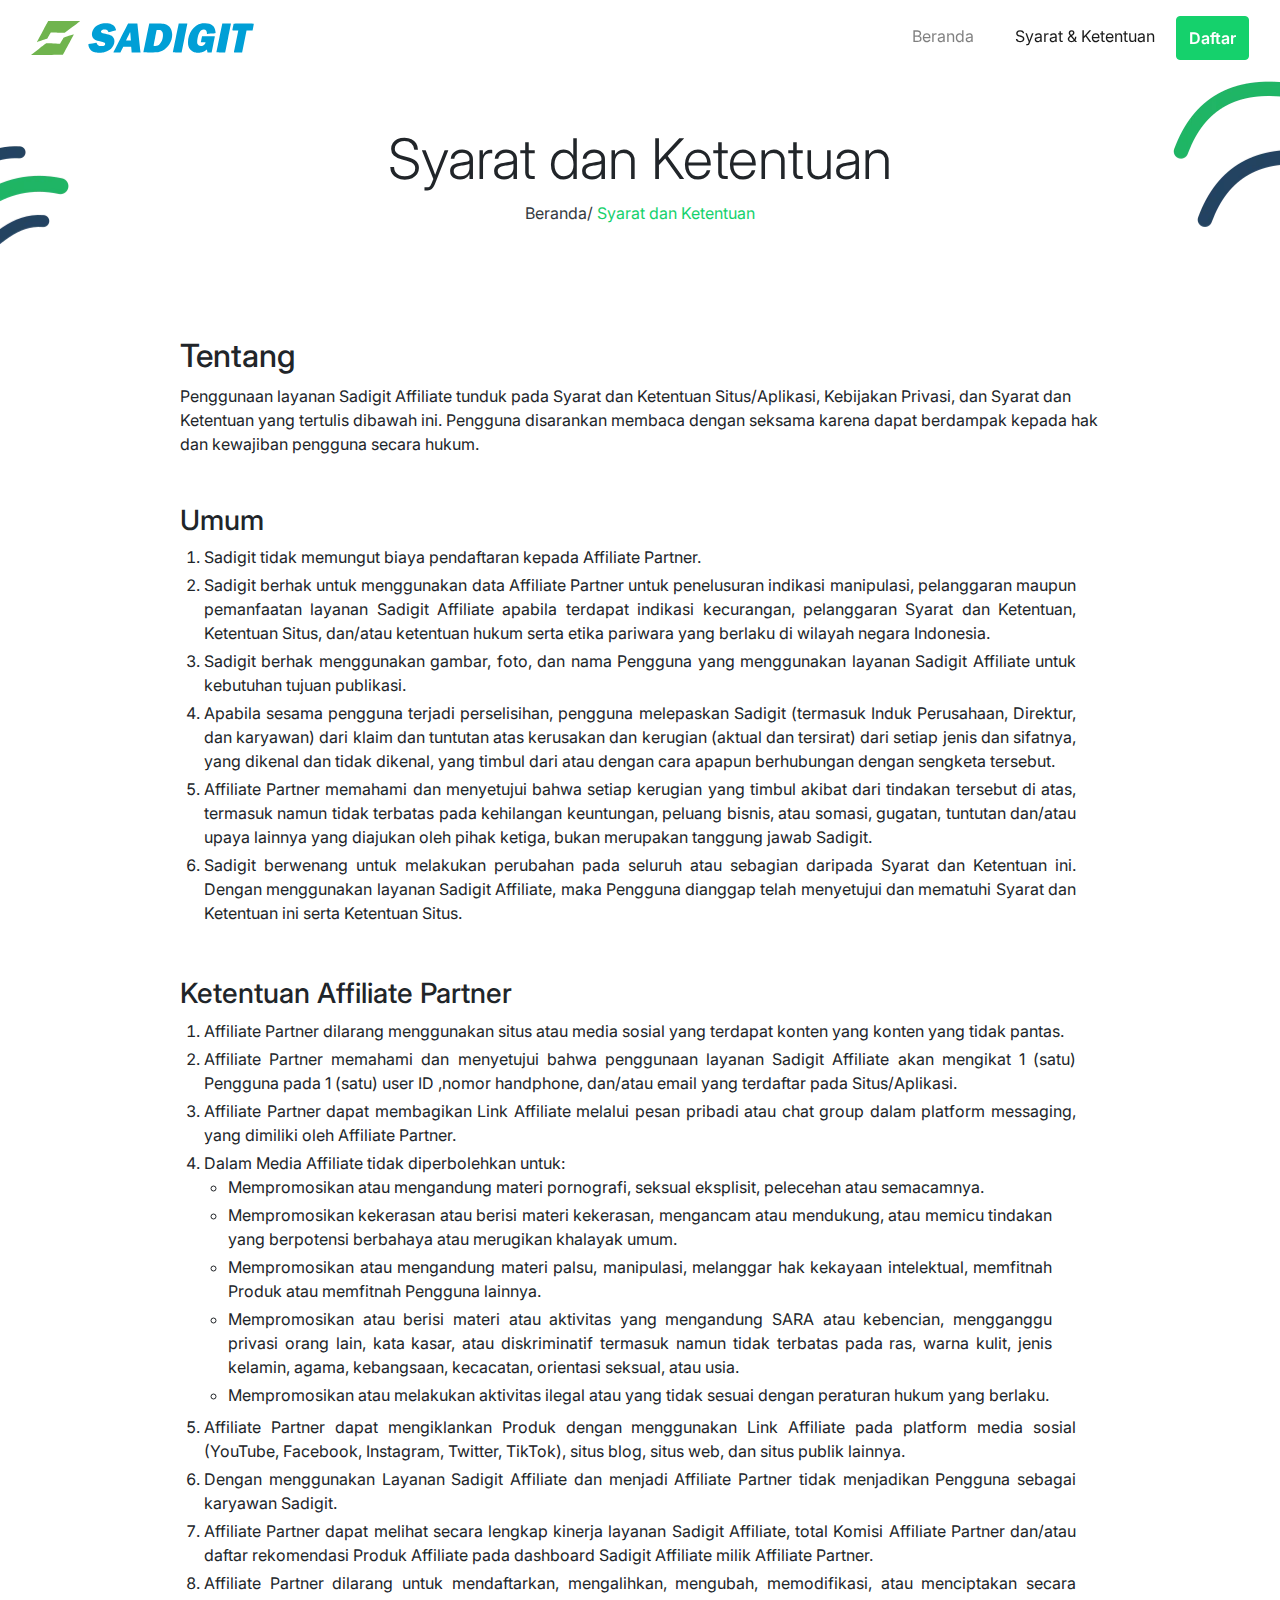
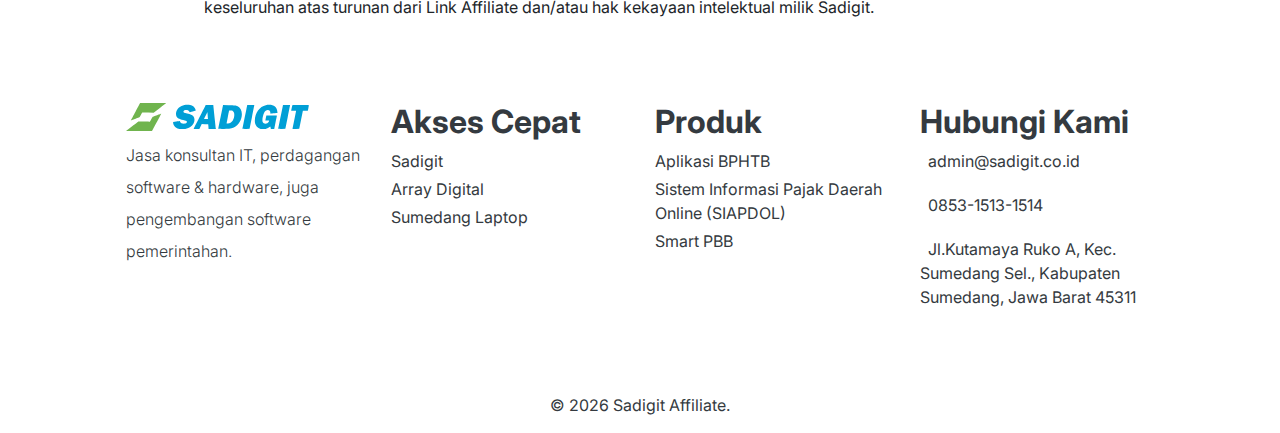
<file: syarat_ketentuan.html>
<!DOCTYPE html>
<html lang="en">

<head>
    <meta charset="UTF-8">
    <meta http-equiv="X-UA-Compatible" content="IE=edge">
    <meta name="viewport" content="width=device-width, initial-scale=1.0">
    <title>Syarat dan Ketentuan</title>
    <link rel="shortcut icon" href="assets/favicon.png">

    <!--Font Google-->
    <link rel="preconnect" href="https://fonts.googleapis.com">
    <link rel="preconnect" href="https://fonts.gstatic.com" crossorigin>
    <link href="https://fonts.googleapis.com/css2?family=Inter:wght@400;600;700;800&display=swap" rel="stylesheet">

    <!--CSS-->
    <link rel="stylesheet" href="css/bootstrap.min.css">
    <link rel="stylesheet" href="css/home.css">

    <link rel="stylesheet" href="https://cdnjs.cloudflare.com/ajax/libs/font-awesome/6.1.1/css/all.min.css"
        integrity="sha512-KfkfwYDsLkIlwQp6LFnl8zNdLGxu9YAA1QvwINks4PhcElQSvqcyVLLD9aMhXd13uQjoXtEKNosOWaZqXgel0g=="
        crossorigin="anonymous" referrerpolicy="no-referrer" />
</head>

<body>
    <!-- NAVBAR-->
    <nav class="navbar fixed-top navbar-expand-lg py-3 navbar-light  blur">
        <div class="container-fluid">
            <a href="index.html" class="navbar-brand">
                <!-- Logo Image -->
                <img src="assets/logo.svg" width="auto" height="34" alt="" class="d-inline-block align-middle mr-2">
            </a>

            <button type="button" data-toggle="collapse" data-target="#navbarSupportedContent"
                aria-controls="navbarSupportedContent" aria-expanded="false" aria-label="Toggle navigation"
                class="navbar-toggler"><span class="navbar-toggler-icon"></span></button>

            <div id="navbarSupportedContent" class="collapse navbar-collapse">
                <ul class="navbar-nav ml-auto">
                    <li class="nav-item"><a href="index.html" class="nav-link">Beranda</a></li>
                    <li class="nav-item active"><a href="syarat_ketentuan.html" class="nav-link">Syarat & Ketentuan</a>
                    </li>
                </ul>
                <button onclick="window.location.href='login.html'" type="button" class="btn btn-affiliate">
                    Daftar
                </button>
            </div>
        </div>
    </nav>

    <!--Breadcrum Section-->
    <section class="bread mb-5 py-5">
        <div class="container">
            <div class="row">
                <div class="col-lg-12 text-center">

                    <h1 class="display-4">Syarat dan Ketentuan</h1>
                    <p style="color: #15d16c;"><a href="index.html" class="text-dark">Beranda/</a> Syarat dan Ketentuan
                    </p>
                </div>
            </div>
        </div>
    </section>
    <section>
        <!-- Terms Content -->
        <div class="container">
            <div class="row">
                <div class="col-lg-10 offset-lg-1">
                    <div class="text-container">
                        <h2>Tentang</h2>

                        <p class="mb-5">Penggunaan layanan Sadigit Affiliate tunduk pada Syarat dan Ketentuan
                            Situs/Aplikasi,
                            Kebijakan Privasi, dan Syarat dan Ketentuan yang tertulis dibawah ini. Pengguna
                            disarankan membaca dengan seksama karena dapat berdampak kepada hak dan kewajiban
                            pengguna secara hukum.</p>



                        <h3>Umum</h3>
                        <ol start="1" class="px-4 mb-5 text-justify">
                            <li>Sadigit tidak memungut biaya pendaftaran kepada Affiliate Partner.</li>
                            <li>Sadigit berhak untuk menggunakan data Affiliate Partner untuk penelusuran indikasi
                                manipulasi, pelanggaran maupun pemanfaatan layanan Sadigit Affiliate apabila
                                terdapat indikasi kecurangan, pelanggaran Syarat dan Ketentuan, Ketentuan Situs,
                                dan/atau ketentuan hukum serta etika pariwara yang berlaku di wilayah negara
                                Indonesia.</li>
                            <li>Sadigit berhak menggunakan gambar, foto, dan nama Pengguna yang menggunakan layanan
                                Sadigit Affiliate untuk kebutuhan tujuan publikasi.</li>
                            <li>Apabila sesama pengguna terjadi perselisihan, pengguna melepaskan Sadigit (termasuk
                                Induk Perusahaan, Direktur, dan karyawan) dari klaim dan tuntutan atas kerusakan dan
                                kerugian (aktual dan tersirat) dari setiap jenis dan sifatnya, yang dikenal dan
                                tidak dikenal, yang timbul dari atau dengan cara apapun berhubungan dengan sengketa
                                tersebut.</li>
                            <li>
                                Affiliate Partner memahami dan menyetujui bahwa setiap kerugian yang timbul
                                akibat dari tindakan tersebut di atas, termasuk namun tidak terbatas pada
                                kehilangan keuntungan, peluang bisnis, atau somasi, gugatan, tuntutan dan/atau
                                upaya lainnya yang diajukan oleh pihak ketiga, bukan merupakan tanggung jawab
                                Sadigit.
                            </li>
                            <li>Sadigit berwenang untuk melakukan perubahan pada seluruh atau sebagian daripada
                                Syarat dan Ketentuan ini. Dengan menggunakan layanan Sadigit Affiliate, maka
                                Pengguna dianggap telah menyetujui dan mematuhi Syarat dan Ketentuan ini serta
                                Ketentuan Situs.</li>
                        </ol>

                        <h3>Ketentuan Affiliate Partner</h3>
                        <ol start="1" class="px-4 text-justify">
                            <li>Affiliate Partner dilarang menggunakan situs atau media sosial yang terdapat konten
                                yang konten yang tidak pantas.</li>
                            <li>Affiliate Partner memahami dan menyetujui bahwa penggunaan layanan Sadigit Affiliate
                                akan mengikat 1 (satu) Pengguna pada 1 (satu) user ID ,nomor handphone, dan/atau
                                email yang terdaftar pada Situs/Aplikasi.</li>
                            <li>Affiliate Partner dapat membagikan Link Affiliate melalui pesan pribadi atau chat
                                group dalam platform messaging, yang dimiliki oleh Affiliate Partner.</li>
                            <li>Dalam Media Affiliate tidak diperbolehkan untuk:
                                <ul class="px-4 text-justify">
                                    <li>Mempromosikan atau mengandung materi pornografi, seksual eksplisit,
                                        pelecehan atau semacamnya.</li>
                                    <li>Mempromosikan kekerasan atau berisi materi kekerasan, mengancam atau
                                        mendukung, atau memicu tindakan yang berpotensi berbahaya atau merugikan
                                        khalayak umum.</li>
                                    <li>Mempromosikan atau mengandung materi palsu, manipulasi, melanggar
                                        hak kekayaan intelektual, memfitnah Produk atau memfitnah Pengguna
                                        lainnya.</li>
                                    <li>Mempromosikan atau berisi materi atau aktivitas yang mengandung
                                        SARA atau kebencian, mengganggu privasi orang lain, kata kasar,
                                        atau diskriminatif termasuk namun tidak terbatas pada ras, warna
                                        kulit, jenis kelamin, agama, kebangsaan, kecacatan, orientasi
                                        seksual, atau usia.</li>
                                    <li>Mempromosikan atau melakukan aktivitas ilegal atau yang
                                        tidak sesuai dengan peraturan hukum yang berlaku.</li>
                                </ul>
                            </li>
                            <li>
                                Affiliate Partner dapat mengiklankan Produk dengan menggunakan Link Affiliate pada
                                platform media sosial (YouTube, Facebook, Instagram, Twitter, TikTok), situs blog,
                                situs web, dan situs publik lainnya.
                            </li>
                            <li>Dengan menggunakan Layanan Sadigit Affiliate dan menjadi Affiliate Partner tidak
                                menjadikan Pengguna sebagai karyawan Sadigit.</li>
                            <li>Affiliate Partner dapat melihat secara lengkap kinerja layanan Sadigit
                                Affiliate, total Komisi Affiliate Partner dan/atau daftar rekomendasi Produk
                                Affiliate pada dashboard Sadigit Affiliate milik Affiliate Partner.</li>
                            <li>Affiliate Partner dilarang untuk mendaftarkan, mengalihkan, mengubah,
                                memodifikasi, atau menciptakan secara keseluruhan atas turunan dari Link
                                Affiliate dan/atau hak kekayaan intelektual milik Sadigit.</li>
                        </ol>
                    </div> <!-- end of text-container -->
                </div>
            </div> <!-- end of row -->
        </div> <!-- end of container -->
        <!-- end of terms content -->
    </section>
    <!-- Footer Section -->
    <section class="main d-flex pt-5 bg-white">
        <div class="container-fluid align-items-center justify-content-center">
            <div class="row px-lg-5 px-xl-5 mx-lg-5 mx-xl-5">
                <div class="col-sm-12 col-md-12 col-lg-3 col-xl-3 py-3 py-md-3">
                    <img src="assets/logo.svg" width="auto" height="28" alt="" class="d-inline-block align-middle mr-2"
                        loading="lazy">
                    <!-- always visible on any screen -->
                    <p class="my-2 text-dark font-weight-light" style="line-height: 2rem;">
                        Jasa konsultan IT, perdagangan software & hardware, juga pengembangan software pemerintahan.
                    </p>
                    <button onClick="javascript:window.open('https://www.instagram.com/sadigit_indonesia/', '_blank');"
                        type="button" class="btn text-dark" aria-label="instagram"> <i
                            class="fa-brands fa-instagram-square "></i></button>
                    <button onClick="javascript:window.open('https://twitter.com/sadigit_', '_blank');" type="button"
                        class="btn text-dark" aria-label="twitter"> <i class="fa-brands fa-twitter "></i></button>
                    <button
                        onClick="javascript:window.open('https://www.youtube.com/channel/UC-VysLG08RrahN129lMahpQ', '_blank');"
                        type="button" class="btn text-dark" aria-label="youtube"> <i
                            class="fa-brands fa-youtube"></i></button>
                </div>

                <div class="col-sm-12 col-md-12 col-lg-3 col-xl-3 py-3 py-md-3">
                    <h2 class="display-5 font-weight-bold text-dark">
                        Akses Cepat
                    </h2>

                    <!-- List -->
                    <ul class="list-unstyled list-py-1 mb-0">
                        <li><a class="link-sm link-secondary text-dark" href="https://www.sadigit.co.id/"
                                target="_blank">Sadigit<i class="bi-box-arrow-up-right small ms-1"></i></a></li>
                        <li><a class="link-sm link-secondary text-dark " href="https://www.arraydigital.co.id/"
                                target="_blank">Array
                                Digital</a></li>
                        <li><a class="link-sm link-secondary text-dark " href="https://sumedanglaptop.com/"
                                target="_blank">Sumedang Laptop</a></li>
                    </ul>
                    <!-- End List -->
                </div>

                <div class="col-sm-12 col-md-12 col-lg-3 col-xl-3 py-3 py-md-3">
                    <h2 class="display-5 font-weight-bold text-dark ">
                        Produk
                    </h2>

                    <!-- List -->
                    <ul class="list-unstyled list-py-1 mb-0">
                        <li><a class="link-sm link-secondary text-dark"
                                href="https://www.sadigit.co.id/aplikasi-bphtb-online/" target="_blank">Aplikasi BPHTB<i
                                    class="bi-box-arrow-up-right small ms-1"></i></a></li>
                        <li><a class="link-sm link-secondary text-dark "
                                href="https://www.sadigit.co.id/sistem-aplikasi-pajak-daerah-online/"
                                target="_blank">Sistem Informasi Pajak Daerah Online (SIAPDOL)</a></li>
                        <li><a class="link-sm link-secondary text-dark "
                                href="https://www.sadigit.co.id/aplikasi-smart-pbb/" target="_blank">Smart PBB</a>
                        </li>
                    </ul>
                    <!-- End List -->
                </div>

                <div class="col-sm-12 col-md-12 col-lg-3 col-xl-3 py-3 py-md-3">
                    <h2 class="display-5 font-weight-bold text-dark">
                        Hubungi Kami
                    </h2>

                    <!-- List -->
                    <ul class="list-unstyled list-py-1 mb-5">
                        <li>
                            <p>
                                <i class="fa-solid fa-envelope mr-2"></i><a href="mailto:admin@sadigit.co.id"
                                    class="text-dark">admin@sadigit.co.id</a>
                            </p>
                        </li>
                        <li>
                            <p>
                                <i class="fa-brands fa-whatsapp-square mr-2"></i><a
                                    href="https://wa.me/6285315131514?text=Hallo,%20saya%20ingin%20konsultasi"
                                    target="_blank" class="text-dark">0853-1513-1514</a>
                            </p>
                        </li>

                        <li>
                            <p>
                                <i class="fa-solid fa-location-dot mr-2"></i><a
                                    href="https://goo.gl/maps/9uBcg4JxLBFNtzNh7" target="_blank"
                                    class="text-dark">Jl.Kutamaya Ruko A, Kec. Sumedang Sel., Kabupaten Sumedang, Jawa
                                    Barat 45311</a>
                            </p>
                        </li>
                    </ul>
                    <!-- End List -->
                </div>
            </div>
            <!-- End Row -->

            <!-- Copyright -->
            <div class="row">
                <div class="col-12">
                    <div class="w-md-85 text-lg-center mx-lg-auto">
                        <p class="text-dark font-talas-body text-center">© <script>
                                document.write(new Date().getFullYear())
                            </script> Sadigit Affiliate.</p>
                    </div>
                </div>
            </div>
            <!-- End Copyright -->
        </div>
    </section>

    <!--JS-->
    <script src="js/jquery.slim.min.js"></script>
    <script src="js/bootstrap.min.js"></script>
</body>

</html>
</file>
<file: css/home.css>
* {
	/* margin: 0; */
	padding: 0;
	box-sizing: border-box;
	font-family: 'Inter', sans-serif;
}
*,
*::before,
*::after {
	box-sizing: border-box;
}
html,
body {
	height: 100%;
}

/* color */
.primary {
	color: #15d16c;
}

/* Bacground per section */
.hero {
	margin-top: 78px;
	background: #ffffff url("../assets/bg-hero.webp")no-repeat;
}
.bread {
	margin-top: 78px;
	background: #ffffff url("../assets/bg-bread.webp")no-repeat;
}

.keuntungan {
	background: #f8fcf3 url(../assets/bg-keuntungan.webp) no-repeat;
}
.faq {
	background: #f8fcf3 url(../assets/bg-faq.webp) no-repeat;
}
.tatacara {
	background: #ffffff url("../assets/bg-step.webp");
}
.produk {
	margin-top: 32px;
}

/* Custom Button */
.btn-affiliate {
	background-color: #15d16c;
	border-color: #15d16c;
	color: #ffffff;
	font-weight: 600;
}

.btn-affiliate:hover {
	background-color: #20b565;
	color: #234361;
}

/* Custom Effect */
.blur {
	background: rgba(255, 255, 255, 0.8);
	backdrop-filter: blur(10px);
}

/* Navbar */
.nav-item {
	margin-left: .8rem !important;
	margin-right: .8rem !important;
}

/* Custom Card */
.card-benefit {
	display: flex;
	flex-direction: column;
	justify-content: center;
	align-items: flex-start;
	padding: 48px 24px;
	gap: 16px;
	border: none;
	/* White */

	background: #ffffff;
	/* shadow */

	box-shadow: 6px 6px 55px rgba(242, 243, 246, 0.86);
	border-radius: 16px;
}
.card-benefit.card-body {
	padding: 0px !important;
}

.accordion .card-header:after {
	font-family: 'FontAwesome';
	content: "\f068";
	float: right;
}
.accordion .card-header.collapsed:after {
	/* symbol for "collapsed" panels */
	content: "\f067";
}
.card-accordion {
	border: none;
	background-color: #ffffff;
	border-radius: 16px;
	/* shadow */

	box-shadow: 6px 6px 55px rgba(242, 243, 246, 0.86);
	border-radius: 16px;
}
.card-header {
	background-color: #ffffff;
	border-bottom: px solid rgba(0, 0, 0, .125);
}
.card-title {
	color: #000;
}

li {
	padding-bottom: 4px !important;
}

/*New Update*/
/* Card Catalogue*/
.card-catalogue {
	background: #fefefe;
	display: flex;
	flex-direction: column;
	align-items: flex-start;
	padding: 18px 18px;
	gap: 24px;
	border: none;
	box-shadow: 18.6598px 22.1993px 43px rgba(33, 33, 34, 0.05);
	border-radius: 24px;
}
.card-catalogue img {
	width: 100%;
	height: 100%;
	object-fit: cover;
}

.cta-catalogue {
	background-color: #f8fcf3;
	border-radius: 16px;
}
a:hover {
	color: #20b565;
	text-decoration: none;
}
.li a {
	color: #343a40;
}

/* Top */
#scroll-btn {
	display: none;
	position: fixed;
	bottom: 20px;
	right: 8px;
	z-index: 99;
	font-size: 18px;
	border: none;
	outline: none;
	background-color: #15d16c;
	color: white;
	cursor: pointer;
	padding: 15px 19px;
	border-radius: 100px;
}

#scroll-btn:hover {
	background-color: #20b565;
}
.badge-produk {
	position: absolute;
	top: 2px;
	left: -14px;
	background-color: #006063;
	color: #ffffff;
	font-size: 14px;
	font-weight: 500;
	padding: 10px 14px;
	border-radius: 20px 48.5px 48.5px 20px;
}
</file>
<file: css/style.css>
* {
	margin: 0;
	padding: 0;
	box-sizing: border-box;
	font-family: 'Inter', sans-serif;
}
*,
*::before,
*::after {
	box-sizing: border-box;
}
html,
body {
	height: 100%;
}

body {
	display: -ms-flexbox;
	display: flex;
	-ms-flex-align: center;
	align-items: center;

	background-image: url("data:image/svg+xml,%3csvg xmlns='http://www.w3.org/2000/svg' version='1.1' xmlns:xlink='http://www.w3.org/1999/xlink' xmlns:svgjs='http://svgjs.com/svgjs' width='1980' height='1080' preserveAspectRatio='none' viewBox='0 0 1980 1080'%3e%3cg mask='url(%26quot%3b%23SvgjsMask1000%26quot%3b)' fill='none'%3e%3crect width='1980' height='1080' x='0' y='0' fill='rgba(65%2c 105%2c 233%2c 1)'%3e%3c/rect%3e%3cpath d='M882.86 264.41 a245.5 245.5 0 1 0 491 0 a245.5 245.5 0 1 0 -491 0z' fill='rgba(33%2c 226%2c 159%2c 1)' class='triangle-float2'%3e%3c/path%3e%3cpath d='M138.675%2c812.368C196.775%2c811.007%2c234.323%2c757.112%2c261.544%2c705.765C286.611%2c658.483%2c298.797%2c604.103%2c274.313%2c556.516C247.746%2c504.882%2c196.739%2c467.635%2c138.675%2c466.964C79.554%2c466.281%2c25.765%2c501.389%2c-2.503%2c553.318C-29.601%2c603.098%2c-21.707%2c661.998%2c5.415%2c711.765C33.961%2c764.144%2c79.038%2c813.765%2c138.675%2c812.368' fill='rgba(33%2c 226%2c 159%2c 1)' class='triangle-float1'%3e%3c/path%3e%3cpath d='M154.7 222.68 a182.68 182.68 0 1 0 365.36 0 a182.68 182.68 0 1 0 -365.36 0z' fill='rgba(33%2c 226%2c 159%2c 1)' class='triangle-float2'%3e%3c/path%3e%3cpath d='M1176.16 945.55 a239.45 239.45 0 1 0 478.9 0 a239.45 239.45 0 1 0 -478.9 0z' fill='rgba(33%2c 226%2c 159%2c 1)' class='triangle-float2'%3e%3c/path%3e%3cpath d='M793.588%2c665.165C824.762%2c662.792%2c846.664%2c636.883%2c860.616%2c608.905C872.907%2c584.257%2c873.616%2c555.805%2c860.086%2c531.814C846.305%2c507.379%2c821.599%2c491.591%2c793.588%2c490.056C762.473%2c488.35%2c730.468%2c497.86%2c713.139%2c523.759C693.837%2c552.606%2c689.034%2c590.493%2c706.197%2c620.661C723.523%2c651.114%2c758.652%2c667.825%2c793.588%2c665.165' fill='rgba(33%2c 226%2c 159%2c 1)' class='triangle-float3'%3e%3c/path%3e%3cpath d='M1410.57 121.38 a313.6 313.6 0 1 0 627.2 0 a313.6 313.6 0 1 0 -627.2 0z' fill='rgba(33%2c 226%2c 159%2c 1)' class='triangle-float1'%3e%3c/path%3e%3cpath d='M1220.62 935.67 a280.2 280.2 0 1 0 560.4 0 a280.2 280.2 0 1 0 -560.4 0z' fill='rgba(33%2c 226%2c 159%2c 1)' class='triangle-float3'%3e%3c/path%3e%3cpath d='M1578.79 392.26 a359.77 359.77 0 1 0 719.54 0 a359.77 359.77 0 1 0 -719.54 0z' fill='rgba(33%2c 226%2c 159%2c 1)' class='triangle-float2'%3e%3c/path%3e%3c/g%3e%3cdefs%3e%3cmask id='SvgjsMask1000'%3e%3crect width='1980' height='1080' fill='white'%3e%3c/rect%3e%3c/mask%3e%3cstyle%3e %40keyframes float1 %7b 0%25%7btransform: translate(0%2c 0)%7d 50%25%7btransform: translate(-10px%2c 0)%7d 100%25%7btransform: translate(0%2c 0)%7d %7d .triangle-float1 %7b animation: float1 5s infinite%3b %7d %40keyframes float2 %7b 0%25%7btransform: translate(0%2c 0)%7d 50%25%7btransform: translate(-5px%2c -5px)%7d 100%25%7btransform: translate(0%2c 0)%7d %7d .triangle-float2 %7b animation: float2 4s infinite%3b %7d %40keyframes float3 %7b 0%25%7btransform: translate(0%2c 0)%7d 50%25%7btransform: translate(0%2c -10px)%7d 100%25%7btransform: translate(0%2c 0)%7d %7d .triangle-float3 %7b animation: float3 6s infinite%3b %7d %3c/style%3e%3c/defs%3e%3c/svg%3e");
	background-repeate: no-repeat;
}
/* Card */

.card-custum {
	background: #ffffff;
	margin: 8px;
	border-radius: 18px;
}
.form-control {
	border: none;
	background-color: #f8f9fa;
}

.inputs input {
	width: 40px;
	height: 40px;
}

input[type=number]::-webkit-inner-spin-button,
input[type=number]::-webkit-outer-spin-button {
	-webkit-appearance: none;
	-moz-appearance: none;
	appearance: none;
	margin: 0;
}

/* custom warna + button */
.primary {
	color: #15d16c;
}
.bg-affiliate {
	background-color: #15d16c;
}
.btn-affiliate {
	background-color: #15d16c;
	border-color: #15d16c;
	color: #ffffff;
}

.btn-affiliate:hover {
	background-color: #20b565;
	color: #ffffff;
}

/* bs Stepper */
.step-trigger {
	padding-left: 0px;
	padding-right: 0px;
}
</file>
<file: css/bs-stepper.min.css>
/*!
 * bsStepper v1.7.0 (https://github.com/Johann-S/bs-stepper)
 * Copyright 2018 - 2019 Johann-S <johann.servoire@gmail.com>
 * Licensed under MIT (https://github.com/Johann-S/bs-stepper/blob/master/LICENSE)
 */
.bs-stepper .step-trigger {
	display: -ms-inline-flexbox;
	display: inline-flex;
	-ms-flex-wrap: wrap;
	flex-wrap: wrap;
	-ms-flex-align: center;
	align-items: center;
	-ms-flex-pack: center;
	justify-content: center;
	padding: 20px;
	font-size: 1rem;
	font-weight: 700;
	line-height: 1.5;
	color: #6c757d;
	text-align: center;
	text-decoration: none;
	white-space: nowrap;
	vertical-align: middle;
	-webkit-user-select: none;
	-moz-user-select: none;
	-ms-user-select: none;
	user-select: none;
	background-color: transparent;
	border: none;
	border-radius: .25rem;
	transition: background-color .15s ease-out, color .15s ease-out;
}
.bs-stepper .step-trigger:not(:disabled):not(.disabled) {
	cursor: pointer;
}
.bs-stepper .step-trigger.disabled,
.bs-stepper .step-trigger:disabled {
	pointer-events: none;
	opacity: .65;
}
.bs-stepper .step-trigger:focus {
	color: #007bff;
	outline: 0;
}
.bs-stepper .step-trigger:hover {
	text-decoration: none;
	background-color: rgba(0, 0, 0, .06);
}
@media (max-width: 520px) {
	.bs-stepper .step-trigger {
		-ms-flex-direction: column;
		flex-direction: column;
		padding: 4px;
		font-size: 10px;
	}
}
.bs-stepper-label {
	display: inline-block;
	margin: .25rem;
}
.bs-stepper-header {
	display: -ms-flexbox;
	display: flex;
	-ms-flex-align: center;
	align-items: center;
}
@media (max-width: 520px) {
	.bs-stepper-header {
		margin: 0 -10px;
		text-align: center;
		padding-bottom: 20px;
	}
}
.bs-stepper .line,
.bs-stepper-line {
	-ms-flex: 1 0 32px;
	flex: 1 0 32px;
	min-width: 1px;
	min-height: 1px;
	margin: auto;
	background-color: rgba(0, 0, 0, .12);
}
@media (max-width: 400px) {
	.bs-stepper .line,
	.bs-stepper-line {
		-ms-flex-preferred-size: 20px;
		flex-basis: 20px;
	}
}
.bs-stepper-circle {
	display: -ms-inline-flexbox;
	display: inline-flex;
	-ms-flex-line-pack: center;
	align-content: center;
	-ms-flex-pack: center;
	justify-content: center;
	width: 2em;
	height: 2em;
	padding: .5em 0;
	margin: .25rem;
	line-height: 1em;
	color: #fff;
	background-color: #6c757d;
	border-radius: 1em;
}
.active .bs-stepper-circle {
	background-color: #007bff;
}
.bs-stepper-content {
	padding: 0 20px 20px;
}
@media (max-width: 520px) {
	.bs-stepper-content {
		padding: 0;
	}
}
.bs-stepper.vertical {
	display: -ms-flexbox;
	display: flex;
}
.bs-stepper.vertical .bs-stepper-header {
	-ms-flex-direction: column;
	flex-direction: column;
	-ms-flex-align: stretch;
	align-items: stretch;
	margin: 0;
}
.bs-stepper.vertical .bs-stepper-pane,
.bs-stepper.vertical .content {
	display: block;
}
.bs-stepper.vertical .bs-stepper-pane:not(.fade),
.bs-stepper.vertical .content:not(.fade) {
	display: block;
	visibility: hidden;
}
.bs-stepper .content:not(.fade),
.bs-stepper-pane:not(.fade) {
	display: none;
}
.bs-stepper .content.fade,
.bs-stepper-pane.fade {
	visibility: hidden;
	transition-duration: .3s;
	transition-property: opacity;
}
.bs-stepper .content.fade.active,
.bs-stepper-pane.fade.active {
	visibility: visible;
	opacity: 1;
}
.bs-stepper .content.active:not(.fade),
.bs-stepper-pane.active:not(.fade) {
	display: block;
	visibility: visible;
}
.bs-stepper .content.dstepper-block,
.bs-stepper-pane.dstepper-block {
	display: block;
}
.bs-stepper:not(.vertical) .bs-stepper-pane.dstepper-none,
.bs-stepper:not(.vertical) .content.dstepper-none {
	display: none;
}
.vertical .bs-stepper-pane.fade.dstepper-none,
.vertical .content.fade.dstepper-none {
	visibility: hidden;
}
/*# sourceMappingURL=bs-stepper.min.css.map */
</file>
